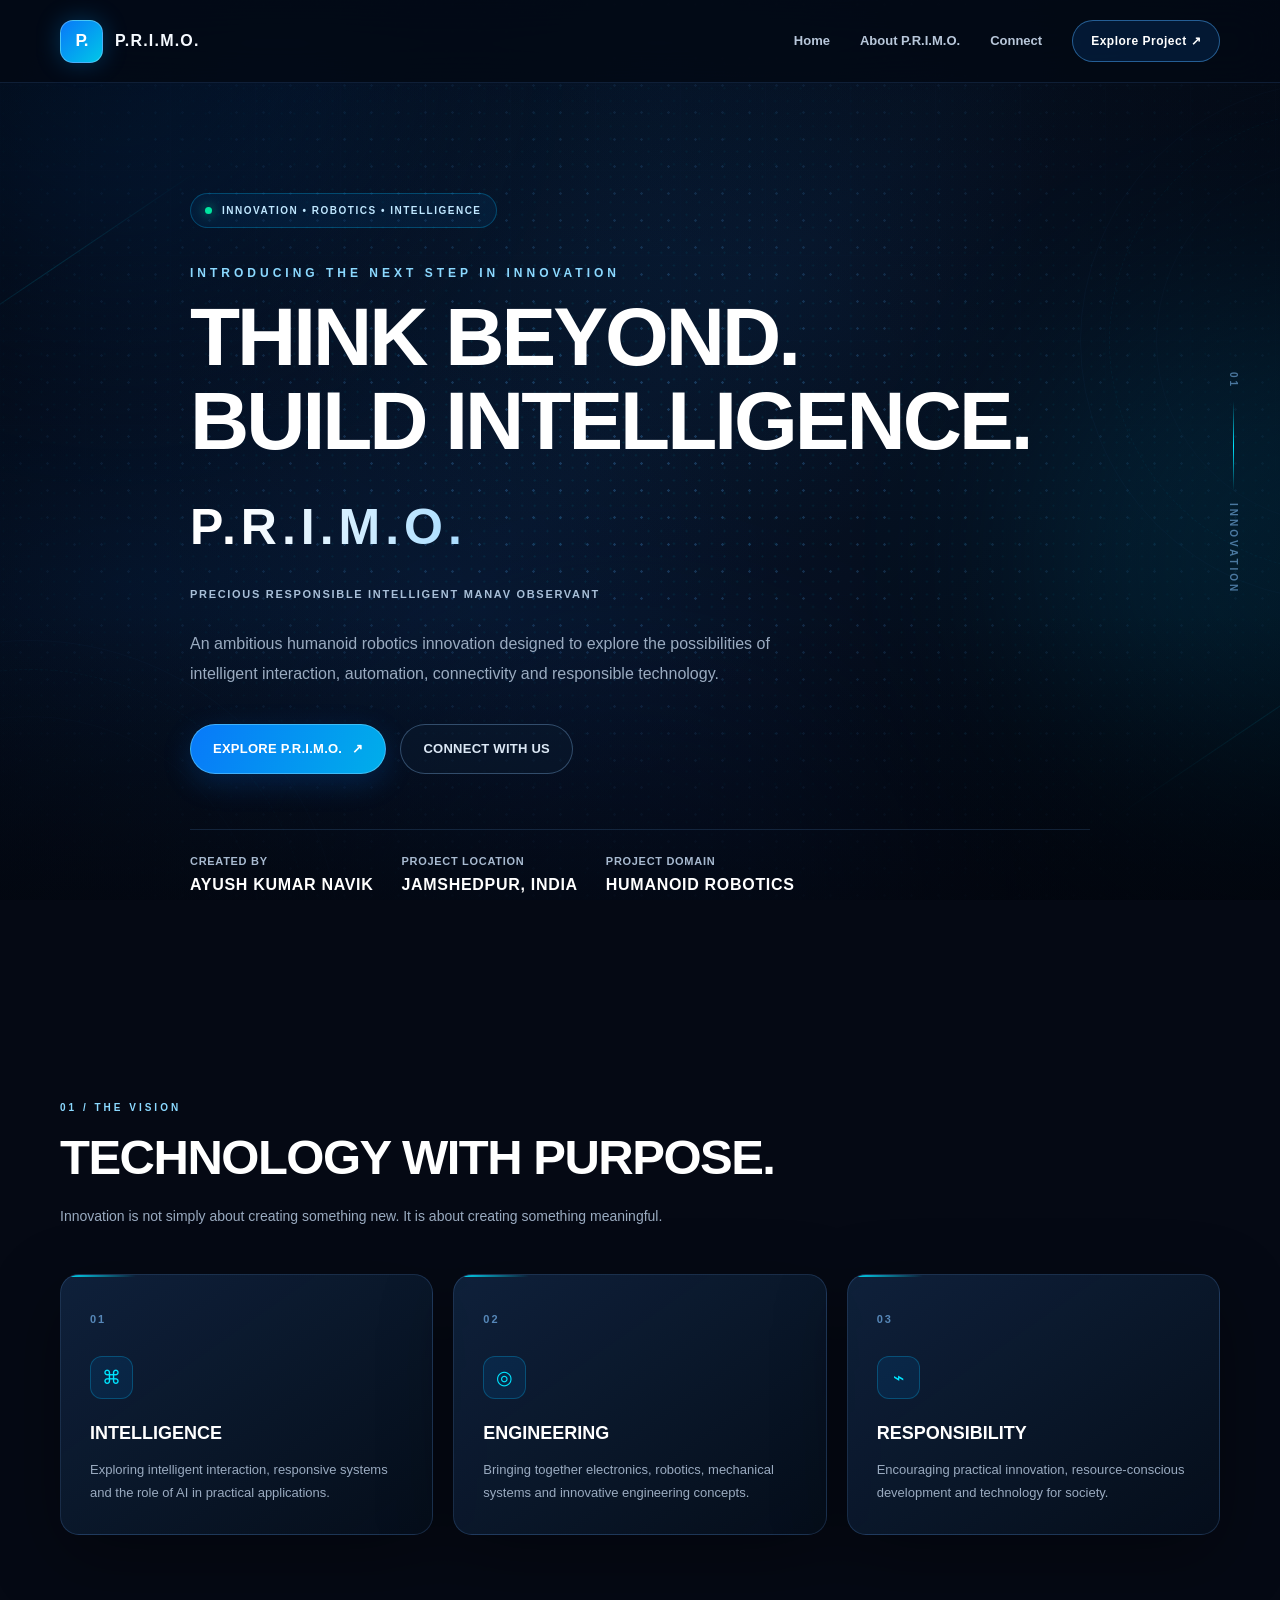
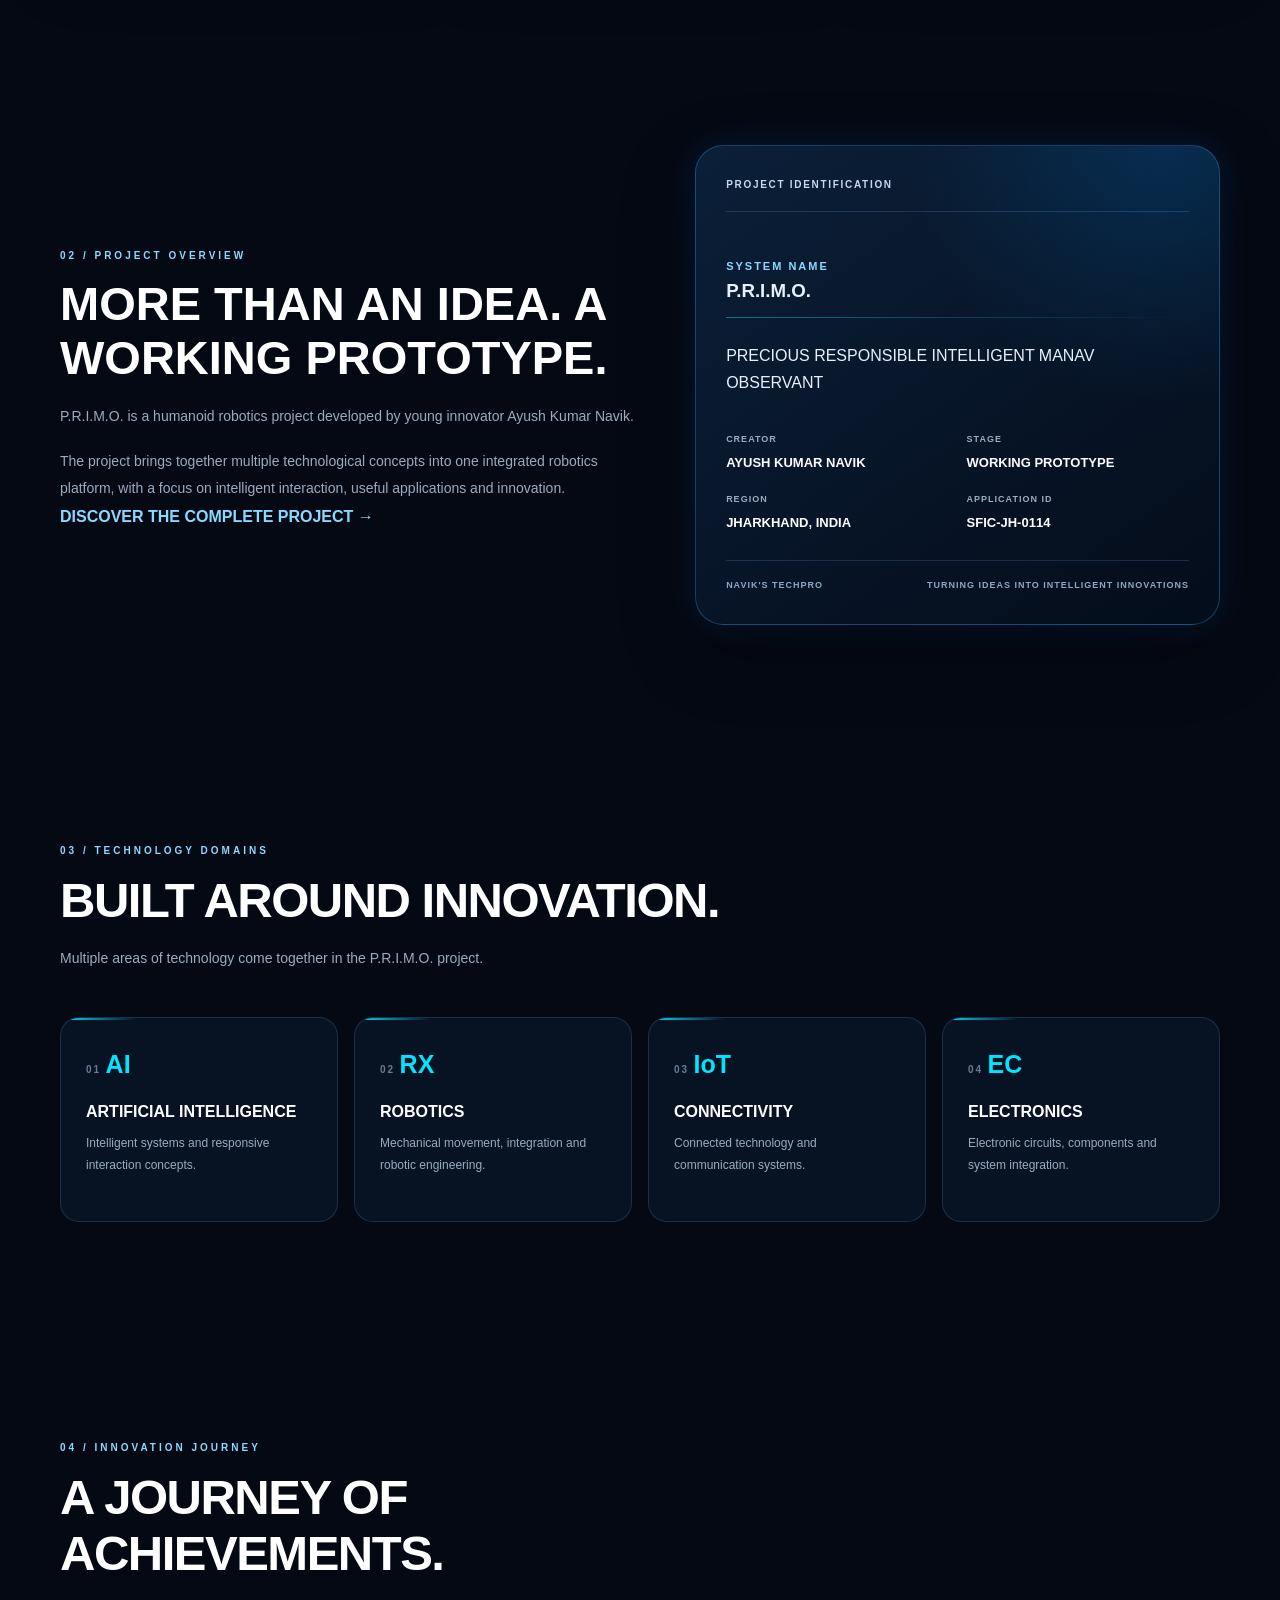
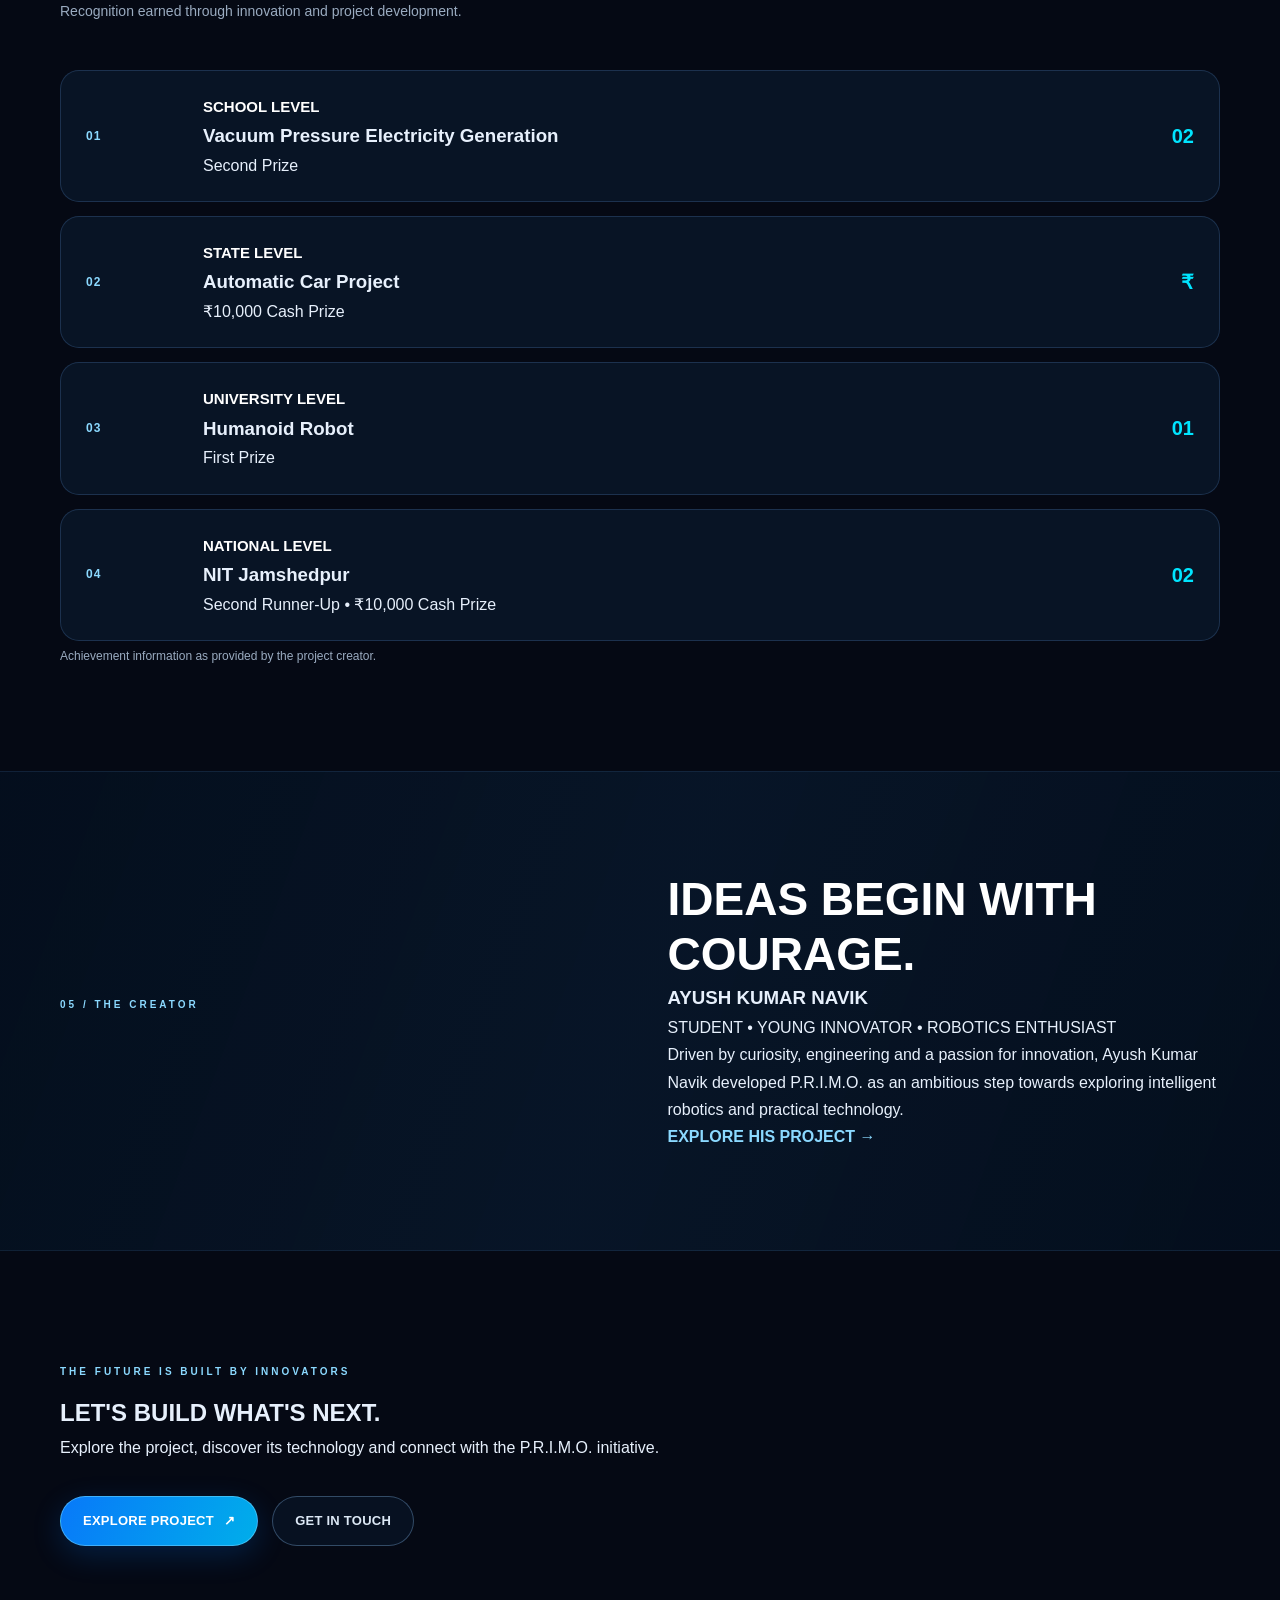
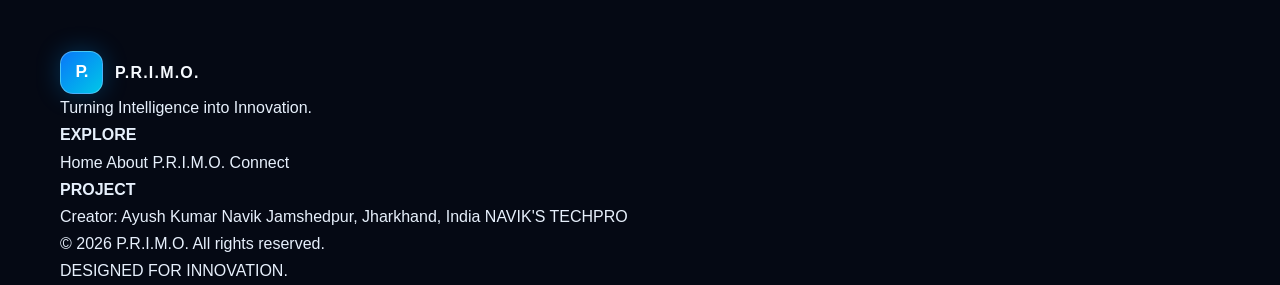
<file: index.html>
<!DOCTYPE html>
<html lang="en">
<head>
    <meta charset="UTF-8">
    <meta name="viewport" content="width=device-width, initial-scale=1.0">
    <meta name="theme-color" content="#050914">

    <title>P.R.I.M.O. | Intelligent Innovation by Ayush Kumar Navik</title>

    <meta name="description" content="Discover P.R.I.M.O. — PRECIOUS RESPONSIBLE INTELLIGENT MANAV OBSERVANT, an innovative humanoid robotics project created by Ayush Kumar Navik.">

    <meta name="keywords" content="PRIMO, P.R.I.M.O., humanoid robot, robotics, AI innovation, Ayush Kumar Navik, NAVIK'S TECHPRO">

    <link rel="stylesheet" href="style.css">
    <link rel="stylesheet" href="responsive.css">
</head>

<body>

    <!-- BACKGROUND EFFECTS -->

    <div class="background-system" aria-hidden="true">
        <div class="dot-field"></div>
        <div class="dot-field dot-field-two"></div>
        <div class="ambient-glow glow-one"></div>
        <div class="ambient-glow glow-two"></div>
        <div class="ambient-glow glow-three"></div>
        <div class="grid-overlay"></div>
        <div class="scan-line"></div>
        <div class="orbit-ring orbit-one"></div>
        <div class="orbit-ring orbit-two"></div>
        <div class="light-streak streak-one"></div>
        <div class="light-streak streak-two"></div>
        <div class="background-vignette"></div>
    </div>


    <!-- NAVIGATION -->

    <header class="site-header">
        <nav class="navbar container">

            <a href="index.html" class="brand">
                <span class="brand-symbol">P.</span>
                <span class="brand-name">P.R.I.M.O.</span>
            </a>

            <button
                class="menu-toggle"
                type="button"
                aria-label="Open navigation"
                aria-expanded="false"
                onclick="
                    const menu = document.querySelector('.nav-links');
                    const open = menu.classList.toggle('menu-open');
                    this.setAttribute('aria-expanded', open);
                ">
                <span></span>
                <span></span>
                <span></span>
            </button>

            <div class="nav-links">
                <a href="index.html" class="nav-link active">Home</a>
                <a href="details-about-primo.html" class="nav-link">About P.R.I.M.O.</a>
                <a href="connect.html" class="nav-link">Connect</a>
                <a href="details-about-primo.html" class="nav-cta">
                    Explore Project <span>↗</span>
                </a>
            </div>

        </nav>
    </header>


    <main>

        <!-- HERO SECTION -->

        <section class="hero-section">

            <div class="hero-content container">

                <div class="status-label">
                    <span class="status-dot"></span>
                    INNOVATION • ROBOTICS • INTELLIGENCE
                </div>

                <p class="hero-pretitle">
                    INTRODUCING THE NEXT STEP IN INNOVATION
                </p>

                <h1 class="hero-title">
                    THINK BEYOND.<br>
                    <span>BUILD INTELLIGENCE.</span>
                </h1>

                <div class="hero-divider"></div>

                <h2 class="project-name">
                    P.R.I.M.O.
                </h2>

                <p class="project-full-form">
                    PRECIOUS RESPONSIBLE INTELLIGENT
                    MANAV OBSERVANT
                </p>

                <p class="hero-description">
                    An ambitious humanoid robotics innovation
                    designed to explore the possibilities of
                    intelligent interaction, automation,
                    connectivity and responsible technology.
                </p>

                <div class="hero-actions">
                    <a href="details-about-primo.html" class="button button-primary">
                        EXPLORE P.R.I.M.O. <span>↗</span>
                    </a>

                    <a href="connect.html" class="button button-outline">
                        CONNECT WITH US
                    </a>
                </div>

                <div class="hero-bottom-info">
                    <div>
                        <span class="info-label">CREATED BY</span>
                        <strong>AYUSH KUMAR NAVIK</strong>
                    </div>

                    <div>
                        <span class="info-label">PROJECT LOCATION</span>
                        <strong>JAMSHEDPUR, INDIA</strong>
                    </div>

                    <div>
                        <span class="info-label">PROJECT DOMAIN</span>
                        <strong>HUMANOID ROBOTICS</strong>
                    </div>
                </div>

            </div>

            <div class="hero-side-mark" aria-hidden="true">
                <span>01</span>
                <span class="side-line"></span>
                <span>INNOVATION</span>
            </div>

        </section>


        <!-- INTRODUCTION -->

        <section class="intro-section section-padding">

            <div class="container">

                <div class="section-heading">
                    <span class="section-eyebrow">01 / THE VISION</span>

                    <h2>
                        TECHNOLOGY WITH
                        <span>PURPOSE.</span>
                    </h2>

                    <p>
                        Innovation is not simply about creating
                        something new. It is about creating
                        something meaningful.
                    </p>
                </div>

                <div class="intro-grid">

                    <article class="intro-card">
                        <span class="card-number">01</span>
                        <div class="card-icon">⌘</div>
                        <h3>INTELLIGENCE</h3>
                        <p>
                            Exploring intelligent interaction,
                            responsive systems and the role of
                            AI in practical applications.
                        </p>
                    </article>

                    <article class="intro-card">
                        <span class="card-number">02</span>
                        <div class="card-icon">◎</div>
                        <h3>ENGINEERING</h3>
                        <p>
                            Bringing together electronics,
                            robotics, mechanical systems and
                            innovative engineering concepts.
                        </p>
                    </article>

                    <article class="intro-card">
                        <span class="card-number">03</span>
                        <div class="card-icon">⌁</div>
                        <h3>RESPONSIBILITY</h3>
                        <p>
                            Encouraging practical innovation,
                            resource-conscious development
                            and technology for society.
                        </p>
                    </article>

                </div>

            </div>

        </section>


        <!-- PROJECT OVERVIEW -->

        <section class="overview-section section-padding">

            <div class="container overview-container">

                <div class="overview-content">

                    <span class="section-eyebrow">
                        02 / PROJECT OVERVIEW
                    </span>

                    <h2>
                        MORE THAN AN IDEA.
                        <span>A WORKING PROTOTYPE.</span>
                    </h2>

                    <p>
                        P.R.I.M.O. is a humanoid robotics project
                        developed by young innovator
                        Ayush Kumar Navik.
                    </p>

                    <p>
                        The project brings together multiple
                        technological concepts into one
                        integrated robotics platform, with
                        a focus on intelligent interaction,
                        useful applications and innovation.
                    </p>

                    <a href="details-about-primo.html" class="text-link">
                        DISCOVER THE COMPLETE PROJECT <span>→</span>
                    </a>

                </div>

                <div class="overview-panel">

                    <div class="panel-top">
                        <span>PROJECT IDENTIFICATION</span>
                        <span class="panel-indicator"></span>
                    </div>

                    <div class="panel-main">
                        <span class="panel-small">SYSTEM NAME</span>
                        <h3>P.R.I.M.O.</h3>
                        <span class="panel-line"></span>
                        <p>
                            PRECIOUS RESPONSIBLE INTELLIGENT
                            MANAV OBSERVANT
                        </p>
                    </div>

                    <div class="panel-data">
                        <div>
                            <span>CREATOR</span>
                            <strong>AYUSH KUMAR NAVIK</strong>
                        </div>

                        <div>
                            <span>STAGE</span>
                            <strong>WORKING PROTOTYPE</strong>
                        </div>

                        <div>
                            <span>REGION</span>
                            <strong>JHARKHAND, INDIA</strong>
                        </div>

                        <div>
                            <span>APPLICATION ID</span>
                            <strong>SFIC-JH-0114</strong>
                        </div>
                    </div>

                    <div class="panel-footer">
                        NAVIK'S TECHPRO
                        <span>TURNING IDEAS INTO INTELLIGENT INNOVATIONS</span>
                    </div>

                </div>

            </div>

        </section>


        <!-- TECHNOLOGY DOMAINS -->

        <section class="domains-section section-padding">

            <div class="container">

                <div class="section-heading">
                    <span class="section-eyebrow">03 / TECHNOLOGY DOMAINS</span>

                    <h2>
                        BUILT AROUND
                        <span>INNOVATION.</span>
                    </h2>

                    <p>
                        Multiple areas of technology come together
                        in the P.R.I.M.O. project.
                    </p>
                </div>

                <div class="domains-grid">

                    <div class="domain-card">
                        <span class="domain-index">01</span>
                        <span class="domain-symbol">AI</span>
                        <h3>ARTIFICIAL INTELLIGENCE</h3>
                        <p>
                            Intelligent systems and responsive
                            interaction concepts.
                        </p>
                    </div>

                    <div class="domain-card">
                        <span class="domain-index">02</span>
                        <span class="domain-symbol">RX</span>
                        <h3>ROBOTICS</h3>
                        <p>
                            Mechanical movement, integration
                            and robotic engineering.
                        </p>
                    </div>

                    <div class="domain-card">
                        <span class="domain-index">03</span>
                        <span class="domain-symbol">IoT</span>
                        <h3>CONNECTIVITY</h3>
                        <p>
                            Connected technology and
                            communication systems.
                        </p>
                    </div>

                    <div class="domain-card">
                        <span class="domain-index">04</span>
                        <span class="domain-symbol">EC</span>
                        <h3>ELECTRONICS</h3>
                        <p>
                            Electronic circuits, components
                            and system integration.
                        </p>
                    </div>

                </div>

            </div>

        </section>


        <!-- ACHIEVEMENTS -->

        <section class="achievements-section section-padding">

            <div class="container">

                <div class="section-heading">
                    <span class="section-eyebrow">04 / INNOVATION JOURNEY</span>

                    <h2>
                        A JOURNEY OF
                        <span>ACHIEVEMENTS.</span>
                    </h2>

                    <p>
                        Recognition earned through innovation
                        and project development.
                    </p>
                </div>

                <div class="achievement-list">

                    <article class="achievement-item">
                        <span class="achievement-level">01</span>
                        <div>
                            <span class="achievement-category">SCHOOL LEVEL</span>
                            <h3>Vacuum Pressure Electricity Generation</h3>
                            <p>Second Prize</p>
                        </div>
                        <span class="achievement-mark">02</span>
                    </article>

                    <article class="achievement-item">
                        <span class="achievement-level">02</span>
                        <div>
                            <span class="achievement-category">STATE LEVEL</span>
                            <h3>Automatic Car Project</h3>
                            <p>₹10,000 Cash Prize</p>
                        </div>
                        <span class="achievement-mark">₹</span>
                    </article>

                    <article class="achievement-item">
                        <span class="achievement-level">03</span>
                        <div>
                            <span class="achievement-category">UNIVERSITY LEVEL</span>
                            <h3>Humanoid Robot</h3>
                            <p>First Prize</p>
                        </div>
                        <span class="achievement-mark">01</span>
                    </article>

                    <article class="achievement-item">
                        <span class="achievement-level">04</span>
                        <div>
                            <span class="achievement-category">NATIONAL LEVEL</span>
                            <h3>NIT Jamshedpur</h3>
                            <p>Second Runner-Up • ₹10,000 Cash Prize</p>
                        </div>
                        <span class="achievement-mark">02</span>
                    </article>

                </div>

                <p class="achievement-note">
                    Achievement information as provided by the project creator.
                </p>

            </div>

        </section>


        <!-- CREATOR SECTION -->

        <section class="creator-section section-padding">

            <div class="container creator-container">

                <div class="creator-label">
                    <span class="section-eyebrow">05 / THE CREATOR</span>
                    <span class="creator-line"></span>
                </div>

                <div class="creator-content">

                    <h2>
                        IDEAS BEGIN WITH
                        <span>COURAGE.</span>
                    </h2>

                    <h3>AYUSH KUMAR NAVIK</h3>

                    <p class="creator-role">
                        STUDENT • YOUNG INNOVATOR • ROBOTICS ENTHUSIAST
                    </p>

                    <p>
                        Driven by curiosity, engineering and
                        a passion for innovation, Ayush Kumar
                        Navik developed P.R.I.M.O. as an ambitious
                        step towards exploring intelligent
                        robotics and practical technology.
                    </p>

                    <a href="details-about-primo.html" class="text-link">
                        EXPLORE HIS PROJECT <span>→</span>
                    </a>

                </div>

            </div>

        </section>


        <!-- FINAL CALL TO ACTION -->

        <section class="final-cta-section section-padding">

            <div class="container final-cta">

                <span class="section-eyebrow">
                    THE FUTURE IS BUILT BY INNOVATORS
                </span>

                <h2>
                    LET'S BUILD
                    <span>WHAT'S NEXT.</span>
                </h2>

                <p>
                    Explore the project, discover its technology
                    and connect with the P.R.I.M.O. initiative.
                </p>

                <div class="hero-actions">
                    <a href="details-about-primo.html" class="button button-primary">
                        EXPLORE PROJECT <span>↗</span>
                    </a>

                    <a href="connect.html" class="button button-outline">
                        GET IN TOUCH
                    </a>
                </div>

            </div>

        </section>

    </main>


    <!-- FOOTER -->

    <footer class="site-footer">

        <div class="container footer-main">

            <div class="footer-brand">
                <a href="index.html" class="brand">
                    <span class="brand-symbol">P.</span>
                    <span class="brand-name">P.R.I.M.O.</span>
                </a>

                <p>
                    Turning Intelligence into Innovation.
                </p>
            </div>

            <div class="footer-links">
                <h4>EXPLORE</h4>
                <a href="index.html">Home</a>
                <a href="details-about-primo.html">About P.R.I.M.O.</a>
                <a href="connect.html">Connect</a>
            </div>

            <div class="footer-links">
                <h4>PROJECT</h4>
                <span>Creator: Ayush Kumar Navik</span>
                <span>Jamshedpur, Jharkhand, India</span>
                <span>NAVIK'S TECHPRO</span>
            </div>

        </div>

        <div class="footer-bottom container">
            <p>
                © 2026 P.R.I.M.O. All rights reserved.
            </p>

            <p>
                DESIGNED FOR INNOVATION.
            </p>
        </div>

    </footer>

</body>
</html>
</file>
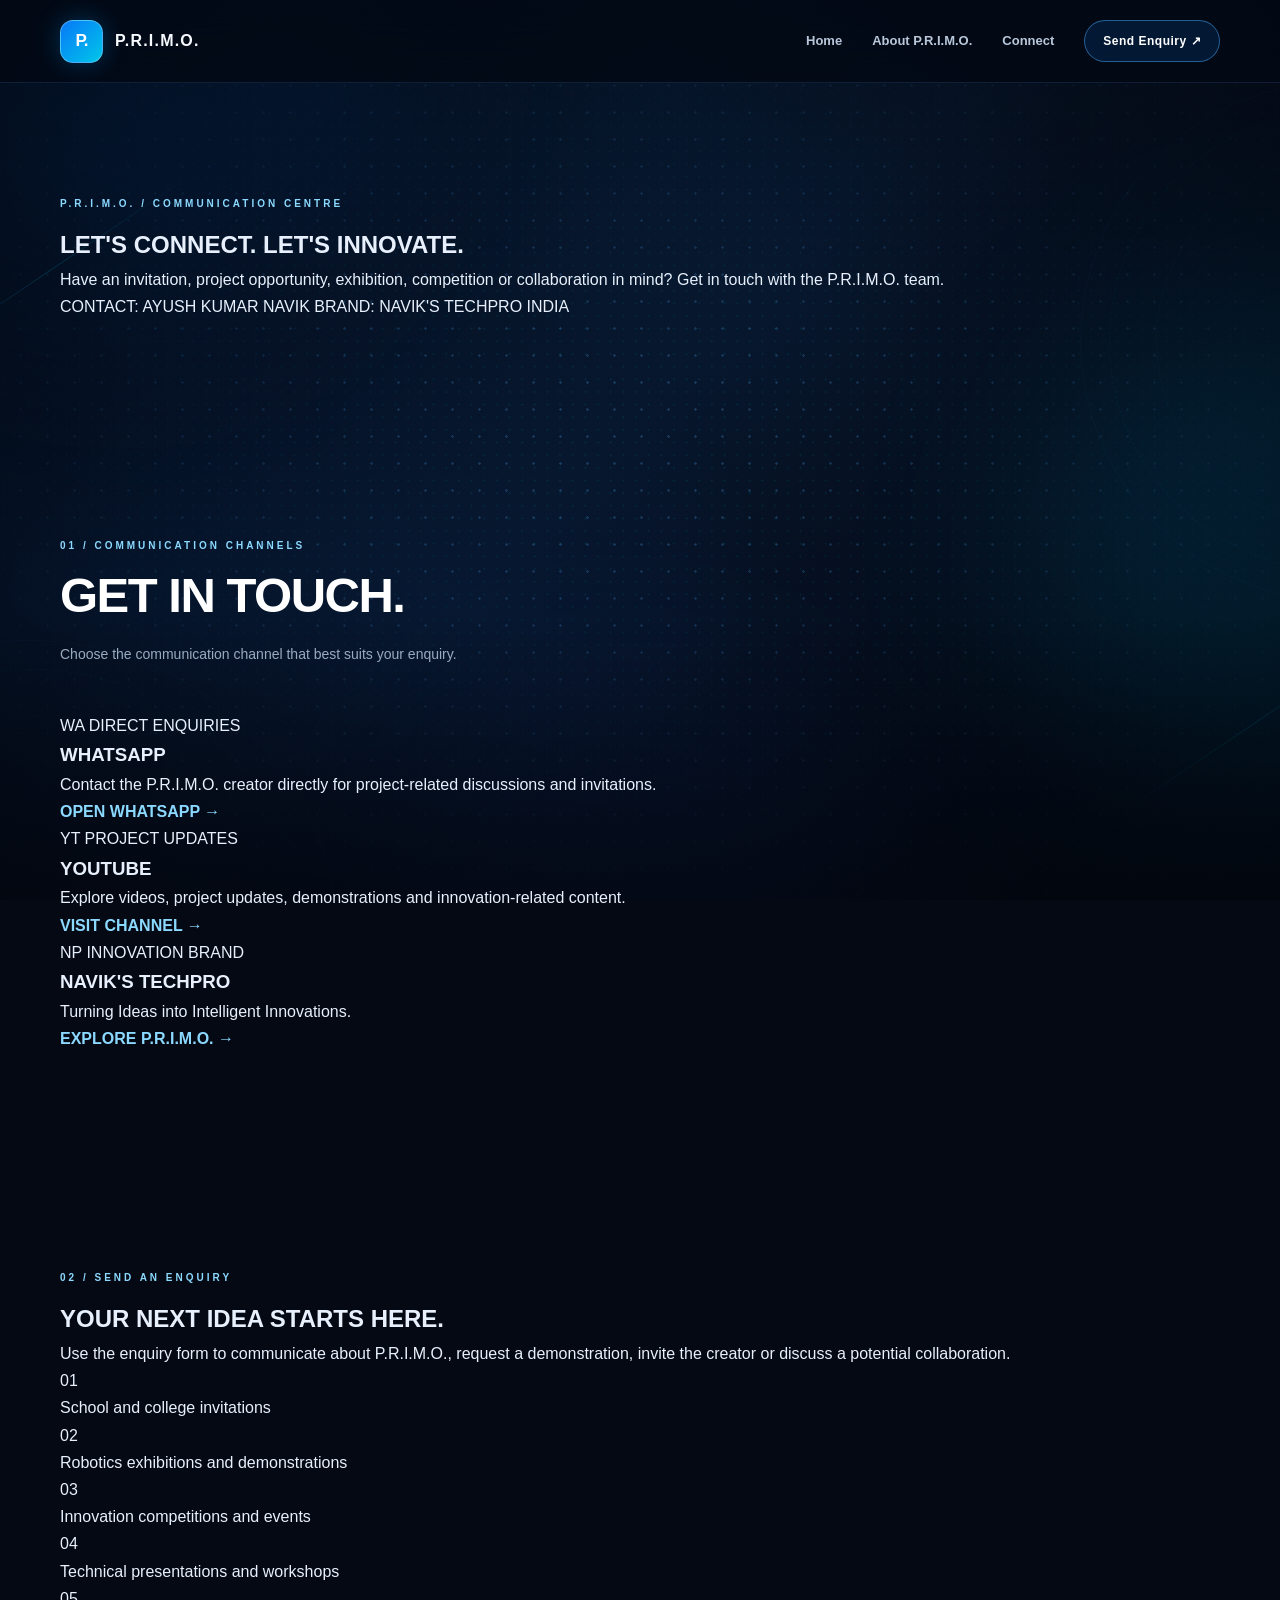
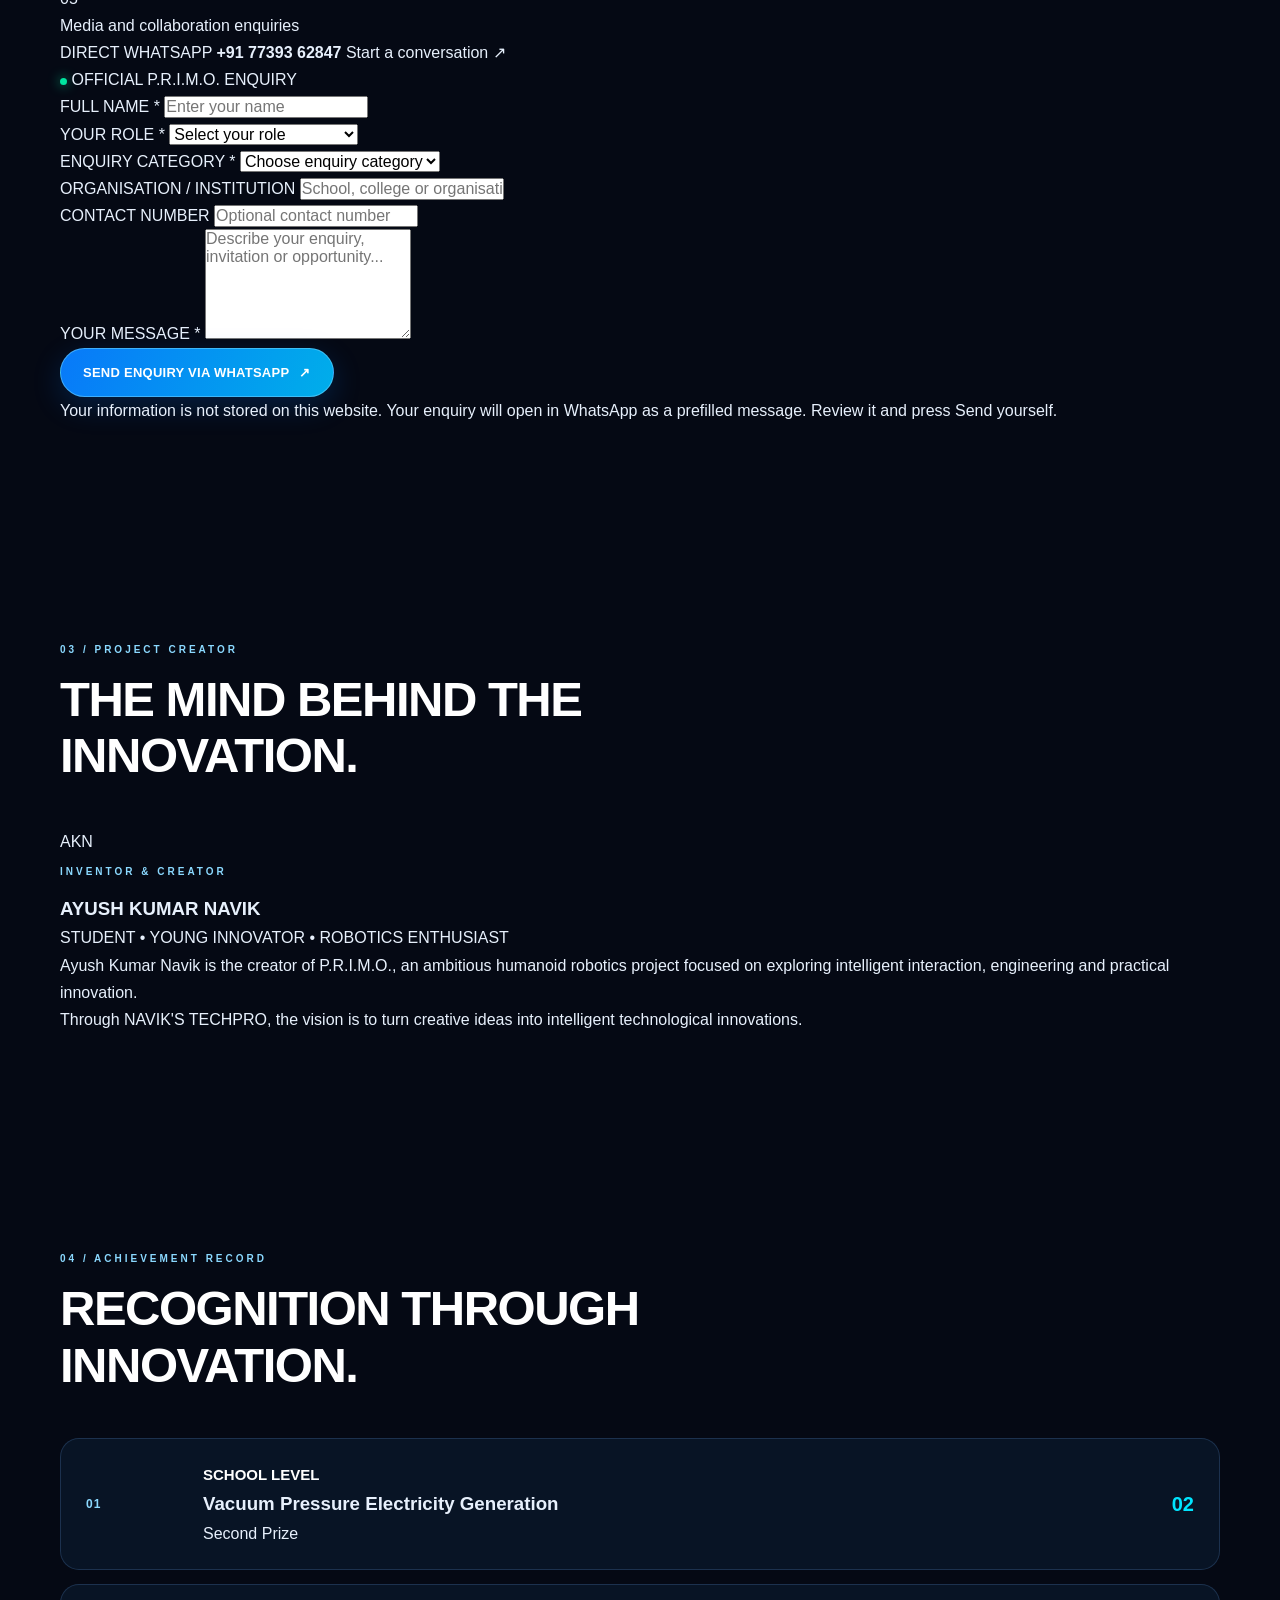
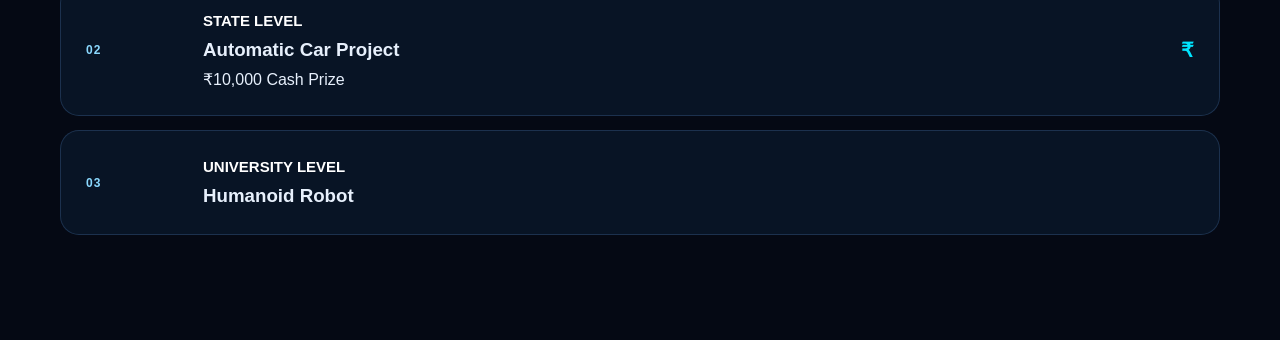
<file: connect.html>
<!DOCTYPE html>
<html lang="en">
<head>
    <meta charset="UTF-8">
    <meta name="viewport" content="width=device-width, initial-scale=1.0">
    <meta name="theme-color" content="#050914">

    <title>Connect | P.R.I.M.O. by Ayush Kumar Navik</title>

    <meta name="description" content="Connect with P.R.I.M.O. creator Ayush Kumar Navik for robotics exhibitions, school invitations, innovation events, collaborations and technical presentations.">

    <link rel="stylesheet" href="style.css">
    <link rel="stylesheet" href="responsive.css">
</head>

<body>

    <!-- FUTURISTIC BACKGROUND -->

    <div class="background-system" aria-hidden="true">
        <div class="dot-field"></div>
        <div class="dot-field dot-field-two"></div>
        <div class="ambient-glow glow-one"></div>
        <div class="ambient-glow glow-two"></div>
        <div class="ambient-glow glow-three"></div>
        <div class="grid-overlay"></div>
        <div class="scan-line"></div>
        <div class="orbit-ring orbit-one"></div>
        <div class="orbit-ring orbit-two"></div>
        <div class="light-streak streak-one"></div>
        <div class="light-streak streak-two"></div>
        <div class="background-vignette"></div>
    </div>


    <!-- HEADER -->

    <header class="site-header">

        <nav class="navbar container">

            <a href="index.html" class="brand">
                <span class="brand-symbol">P.</span>
                <span class="brand-name">P.R.I.M.O.</span>
            </a>

            <button
                class="menu-toggle"
                type="button"
                aria-label="Open navigation"
                aria-expanded="false"
                onclick="
                    const menu = document.querySelector('.nav-links');
                    const open = menu.classList.toggle('menu-open');
                    this.setAttribute('aria-expanded', open);
                ">
                <span></span>
                <span></span>
                <span></span>
            </button>

            <div class="nav-links">
                <a href="index.html" class="nav-link">Home</a>
                <a href="details-about-primo.html" class="nav-link">About P.R.I.M.O.</a>
                <a href="connect.html" class="nav-link active">Connect</a>
                <a href="#contact-form" class="nav-cta">
                    Send Enquiry <span>↗</span>
                </a>
            </div>

        </nav>

    </header>


    <main>

        <!-- CONTACT HERO -->

        <section class="page-hero section-padding">

            <div class="container">

                <span class="section-eyebrow">
                    P.R.I.M.O. / COMMUNICATION CENTRE
                </span>

                <h1 class="page-title">
                    LET'S CONNECT.
                    <span>LET'S INNOVATE.</span>
                </h1>

                <p class="page-description">
                    Have an invitation, project opportunity,
                    exhibition, competition or collaboration
                    in mind? Get in touch with the P.R.I.M.O. team.
                </p>

                <div class="page-meta">
                    <span>CONTACT: AYUSH KUMAR NAVIK</span>
                    <span>BRAND: NAVIK'S TECHPRO</span>
                    <span>INDIA</span>
                </div>

            </div>

        </section>


        <!-- CONTACT CHANNELS -->

        <section class="section-padding">

            <div class="container">

                <div class="section-heading">

                    <span class="section-eyebrow">
                        01 / COMMUNICATION CHANNELS
                    </span>

                    <h2>
                        GET IN <span>TOUCH.</span>
                    </h2>

                    <p>
                        Choose the communication channel
                        that best suits your enquiry.
                    </p>

                </div>

                <div class="contact-grid">

                    <article class="contact-card">

                        <span class="contact-symbol">WA</span>

                        <span class="contact-label">DIRECT ENQUIRIES</span>

                        <h3>WHATSAPP</h3>

                        <p>
                            Contact the P.R.I.M.O. creator
                            directly for project-related
                            discussions and invitations.
                        </p>

                        <a
                            href="https://wa.me/917739362847"
                            target="_blank"
                            rel="noopener noreferrer"
                            class="text-link">
                            OPEN WHATSAPP →
                        </a>

                    </article>


                    <article class="contact-card">

                        <span class="contact-symbol">YT</span>

                        <span class="contact-label">PROJECT UPDATES</span>

                        <h3>YOUTUBE</h3>

                        <p>
                            Explore videos, project updates,
                            demonstrations and innovation-related
                            content.
                        </p>

                        <a
                            href="https://youtube.com/@ayushkumarnavik-k2j"
                            target="_blank"
                            rel="noopener noreferrer"
                            class="text-link">
                            VISIT CHANNEL →
                        </a>

                    </article>


                    <article class="contact-card">

                        <span class="contact-symbol">NP</span>

                        <span class="contact-label">INNOVATION BRAND</span>

                        <h3>NAVIK'S TECHPRO</h3>

                        <p>
                            Turning Ideas into Intelligent
                            Innovations.
                        </p>

                        <a href="index.html" class="text-link">
                            EXPLORE P.R.I.M.O. →
                        </a>

                    </article>

                </div>

            </div>

        </section>


        <!-- ENQUIRY FORM -->

        <section class="section-padding" id="contact-form">

            <div class="container enquiry-layout">

                <div class="enquiry-information">

                    <span class="section-eyebrow">
                        02 / SEND AN ENQUIRY
                    </span>

                    <h2>
                        YOUR NEXT
                        <span>IDEA STARTS HERE.</span>
                    </h2>

                    <p>
                        Use the enquiry form to communicate
                        about P.R.I.M.O., request a demonstration,
                        invite the creator or discuss a potential
                        collaboration.
                    </p>

                    <div class="enquiry-points">

                        <div>
                            <span>01</span>
                            <p>School and college invitations</p>
                        </div>

                        <div>
                            <span>02</span>
                            <p>Robotics exhibitions and demonstrations</p>
                        </div>

                        <div>
                            <span>03</span>
                            <p>Innovation competitions and events</p>
                        </div>

                        <div>
                            <span>04</span>
                            <p>Technical presentations and workshops</p>
                        </div>

                        <div>
                            <span>05</span>
                            <p>Media and collaboration enquiries</p>
                        </div>

                    </div>

                    <div class="contact-direct">

                        <span class="contact-label">
                            DIRECT WHATSAPP
                        </span>

                        <strong>+91 77393 62847</strong>

                        <a
                            href="https://wa.me/917739362847"
                            target="_blank"
                            rel="noopener noreferrer">
                            Start a conversation ↗
                        </a>

                    </div>

                </div>


                <!-- FORM -->

                <div class="enquiry-form-panel">

                    <div class="form-heading">
                        <span class="form-status-dot"></span>
                        <span>OFFICIAL P.R.I.M.O. ENQUIRY</span>
                    </div>

                    <form
                        id="contactForm"
                        action="https://wa.me/917739362847"
                        method="get"
                        target="_blank">

                        <div class="form-row">

                            <div class="form-group">

                                <label for="visitorName">
                                    FULL NAME *
                                </label>

                                <input
                                    type="text"
                                    id="visitorName"
                                    name="name"
                                    placeholder="Enter your name"
                                    maxlength="80"
                                    autocomplete="name"
                                    required>

                            </div>


                            <div class="form-group">

                                <label for="visitorRole">
                                    YOUR ROLE *
                                </label>

                                <select
                                    id="visitorRole"
                                    name="role"
                                    required>

                                    <option value="">
                                        Select your role
                                    </option>

                                    <option value="Student">Student</option>
                                    <option value="Teacher">Teacher</option>
                                    <option value="School Representative">School Representative</option>
                                    <option value="College Representative">College Representative</option>
                                    <option value="Event Organiser">Event Organiser</option>
                                    <option value="Judge">Judge</option>
                                    <option value="Media Representative">Media Representative</option>
                                    <option value="Collaborator">Collaborator</option>
                                    <option value="Other">Other</option>

                                </select>

                            </div>

                        </div>


                        <div class="form-group">

                            <label for="enquiryType">
                                ENQUIRY CATEGORY *
                            </label>

                            <select
                                id="enquiryType"
                                name="enquiry"
                                required>

                                <option value="">
                                    Choose enquiry category
                                </option>

                                <option value="School Invitation">
                                    School Invitation
                                </option>

                                <option value="College Invitation">
                                    College Invitation
                                </option>

                                <option value="Robotics Exhibition">
                                    Robotics Exhibition
                                </option>

                                <option value="Competition Invitation">
                                    Competition Invitation
                                </option>

                                <option value="Project Demonstration">
                                    Project Demonstration
                                </option>

                                <option value="Technical Presentation">
                                    Technical Presentation
                                </option>

                                <option value="Workshop">
                                    Workshop
                                </option>

                                <option value="Media Interview">
                                    Media Interview
                                </option>

                                <option value="Collaboration">
                                    Collaboration
                                </option>

                                <option value="General Enquiry">
                                    General Enquiry
                                </option>

                            </select>

                        </div>


                        <div class="form-group">

                            <label for="organisation">
                                ORGANISATION / INSTITUTION
                            </label>

                            <input
                                type="text"
                                id="organisation"
                                name="organisation"
                                placeholder="School, college or organisation"
                                maxlength="120">

                        </div>


                        <div class="form-group">

                            <label for="visitorPhone">
                                CONTACT NUMBER
                            </label>

                            <input
                                type="tel"
                                id="visitorPhone"
                                name="phone"
                                placeholder="Optional contact number"
                                maxlength="20"
                                autocomplete="tel">

                        </div>


                        <div class="form-group">

                            <label for="visitorMessage">
                                YOUR MESSAGE *
                            </label>

                            <textarea
                                id="visitorMessage"
                                name="message"
                                rows="6"
                                maxlength="2000"
                                placeholder="Describe your enquiry, invitation or opportunity..."
                                required></textarea>

                        </div>


                        <button
                            type="submit"
                            class="button button-primary form-submit">

                            SEND ENQUIRY VIA WHATSAPP
                            <span>↗</span>

                        </button>


                        <p
                            id="formStatus"
                            class="form-status"
                            role="status"
                            aria-live="polite">

                        </p>

                        <p class="form-privacy">
                            Your information is not stored on this
                            website. Your enquiry will open in
                            WhatsApp as a prefilled message.
                            Review it and press Send yourself.
                        </p>

                    </form>

                </div>

            </div>

        </section>


        <!-- CREATOR PROFILE -->

        <section class="section-padding">

            <div class="container">

                <div class="section-heading">

                    <span class="section-eyebrow">
                        03 / PROJECT CREATOR
                    </span>

                    <h2>
                        THE MIND BEHIND
                        <span>THE INNOVATION.</span>
                    </h2>

                </div>

                <div class="creator-profile-card">

                    <div class="creator-profile-heading">

                        <span class="profile-symbol">AKN</span>

                        <div>
                            <span class="section-eyebrow">
                                INVENTOR & CREATOR
                            </span>

                            <h3>AYUSH KUMAR NAVIK</h3>

                            <p>
                                STUDENT • YOUNG INNOVATOR •
                                ROBOTICS ENTHUSIAST
                            </p>
                        </div>

                    </div>

                    <div class="creator-profile-description">

                        <p>
                            Ayush Kumar Navik is the creator of
                            P.R.I.M.O., an ambitious humanoid
                            robotics project focused on exploring
                            intelligent interaction, engineering
                            and practical innovation.
                        </p>

                        <p>
                            Through NAVIK'S TECHPRO, the vision
                            is to turn creative ideas into
                            intelligent technological innovations.
                        </p>

                    </div>

                </div>

            </div>

        </section>


        <!-- ACHIEVEMENTS -->

        <section class="section-padding">

            <div class="container">

                <div class="section-heading">

                    <span class="section-eyebrow">
                        04 / ACHIEVEMENT RECORD
                    </span>

                    <h2>
                        RECOGNITION THROUGH
                        <span>INNOVATION.</span>
                    </h2>

                </div>

                <div class="achievement-list">

                    <article class="achievement-item">

                        <span class="achievement-level">01</span>

                        <div>
                            <span class="achievement-category">
                                SCHOOL LEVEL
                            </span>

                            <h3>
                                Vacuum Pressure Electricity Generation
                            </h3>

                            <p>Second Prize</p>
                        </div>

                        <span class="achievement-mark">02</span>

                    </article>


                    <article class="achievement-item">

                        <span class="achievement-level">02</span>

                        <div>
                            <span class="achievement-category">
                                STATE LEVEL
                            </span>

                            <h3>Automatic Car Project</h3>

                            <p>₹10,000 Cash Prize</p>
                        </div>

                        <span class="achievement-mark">₹</span>

                    </article>


                    <article class="achievement-item">

                        <span class="achievement-level">03</span>

                        <div>
                            <span class="achievement-category">
                                UNIVERSITY LEVEL
                            </span>

                            <h3>Humanoid Robot</h3>
</file>
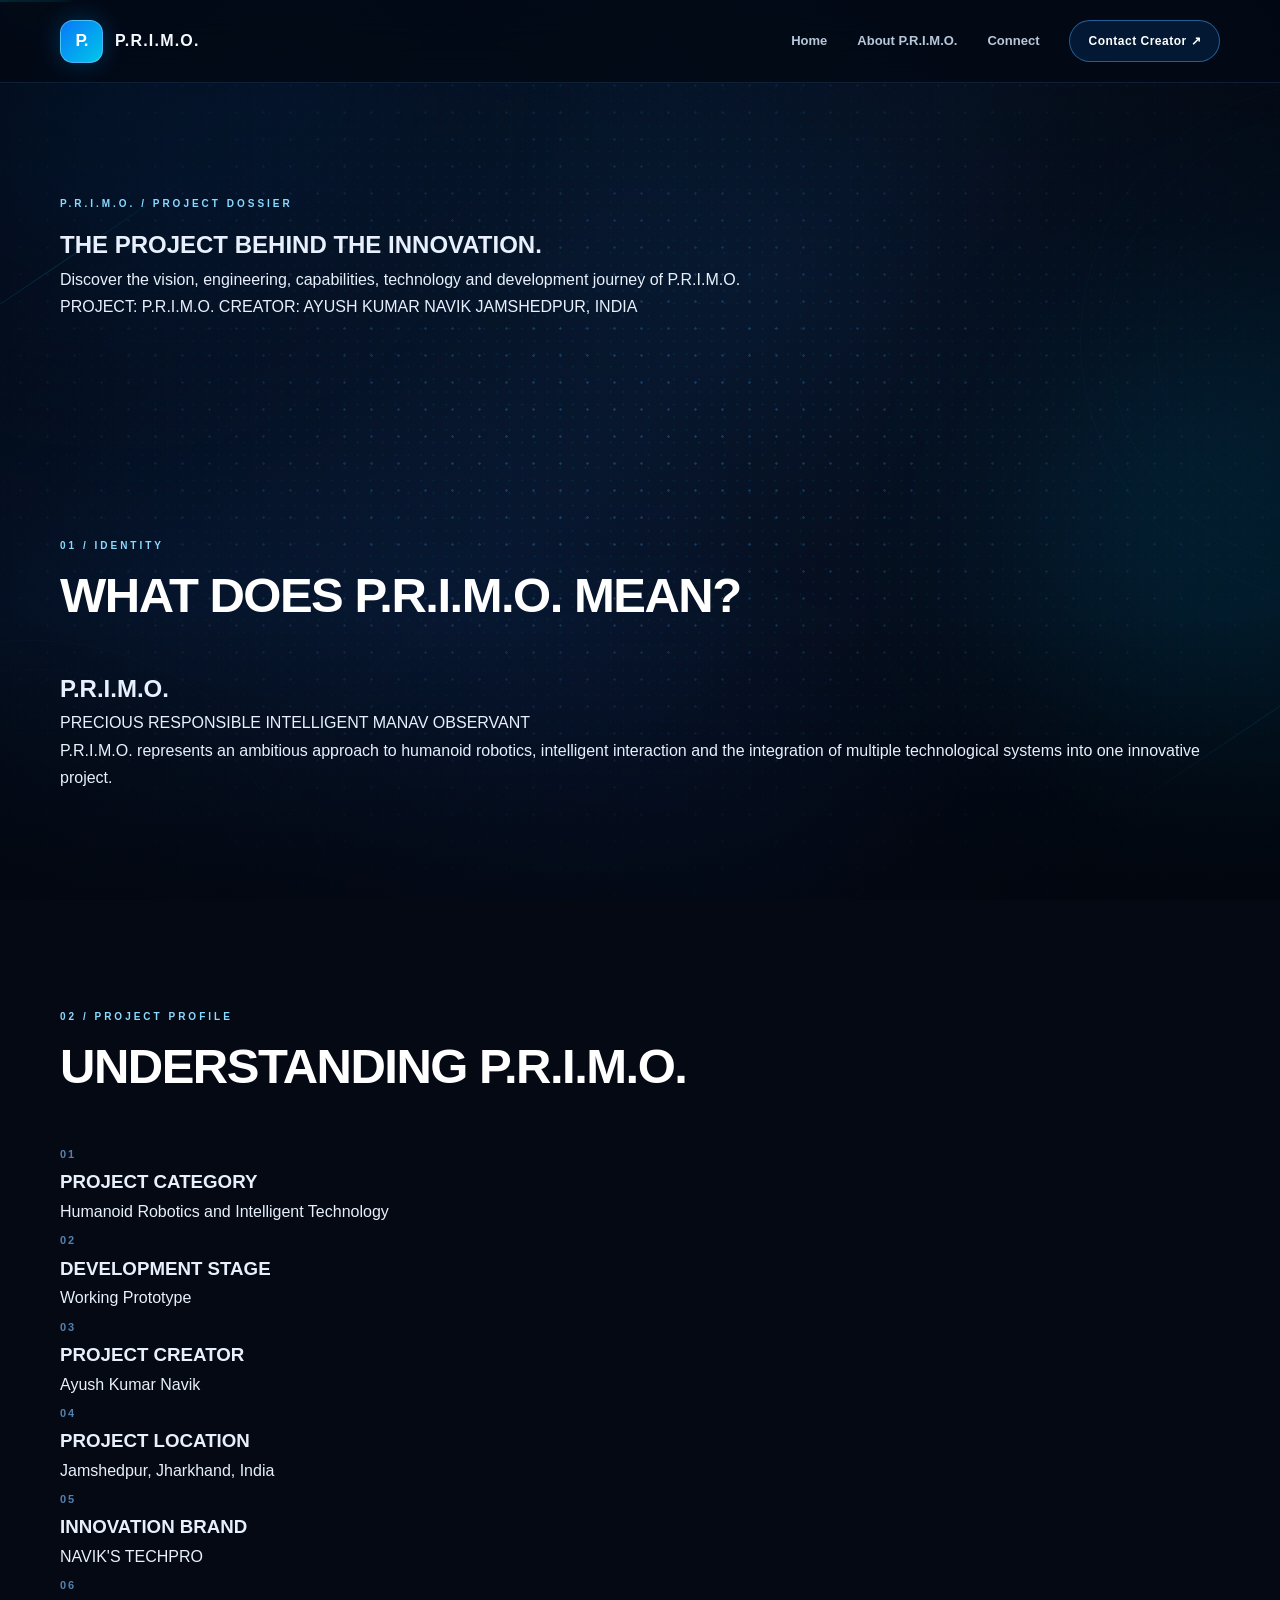
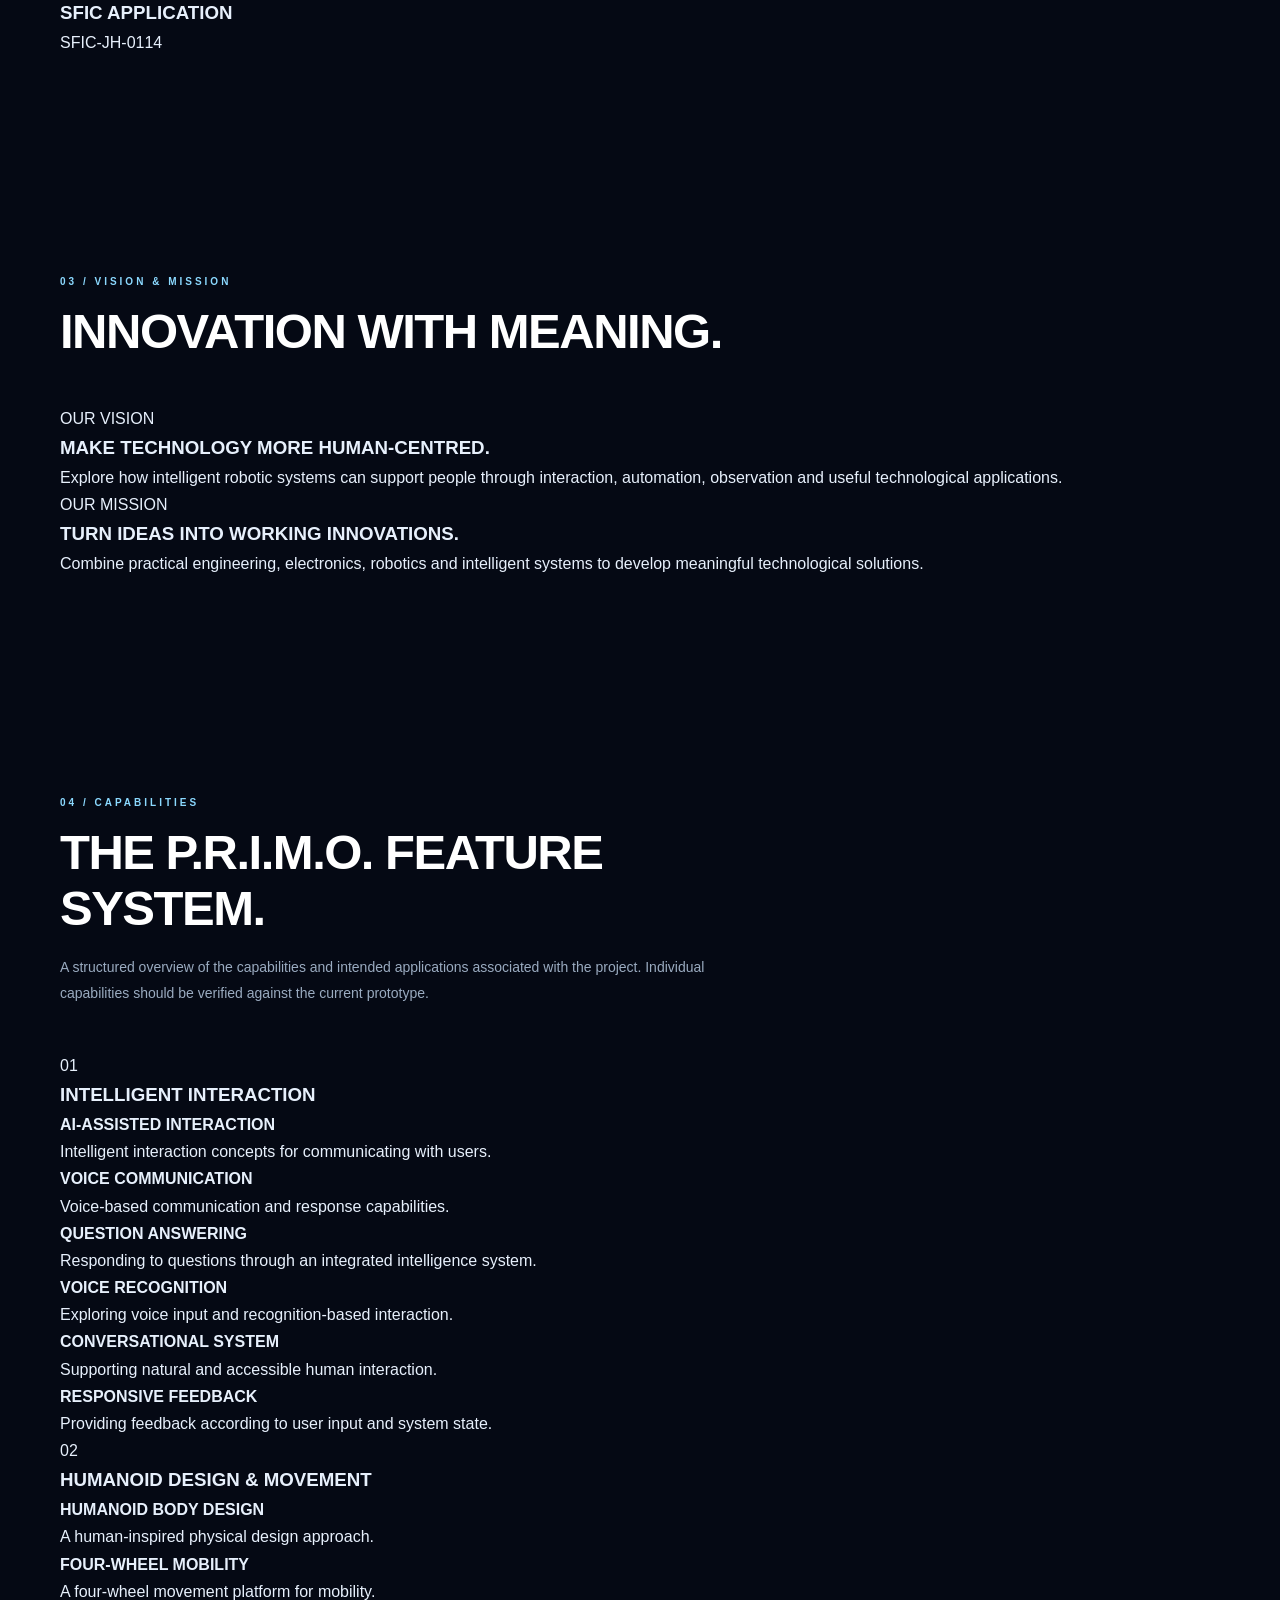
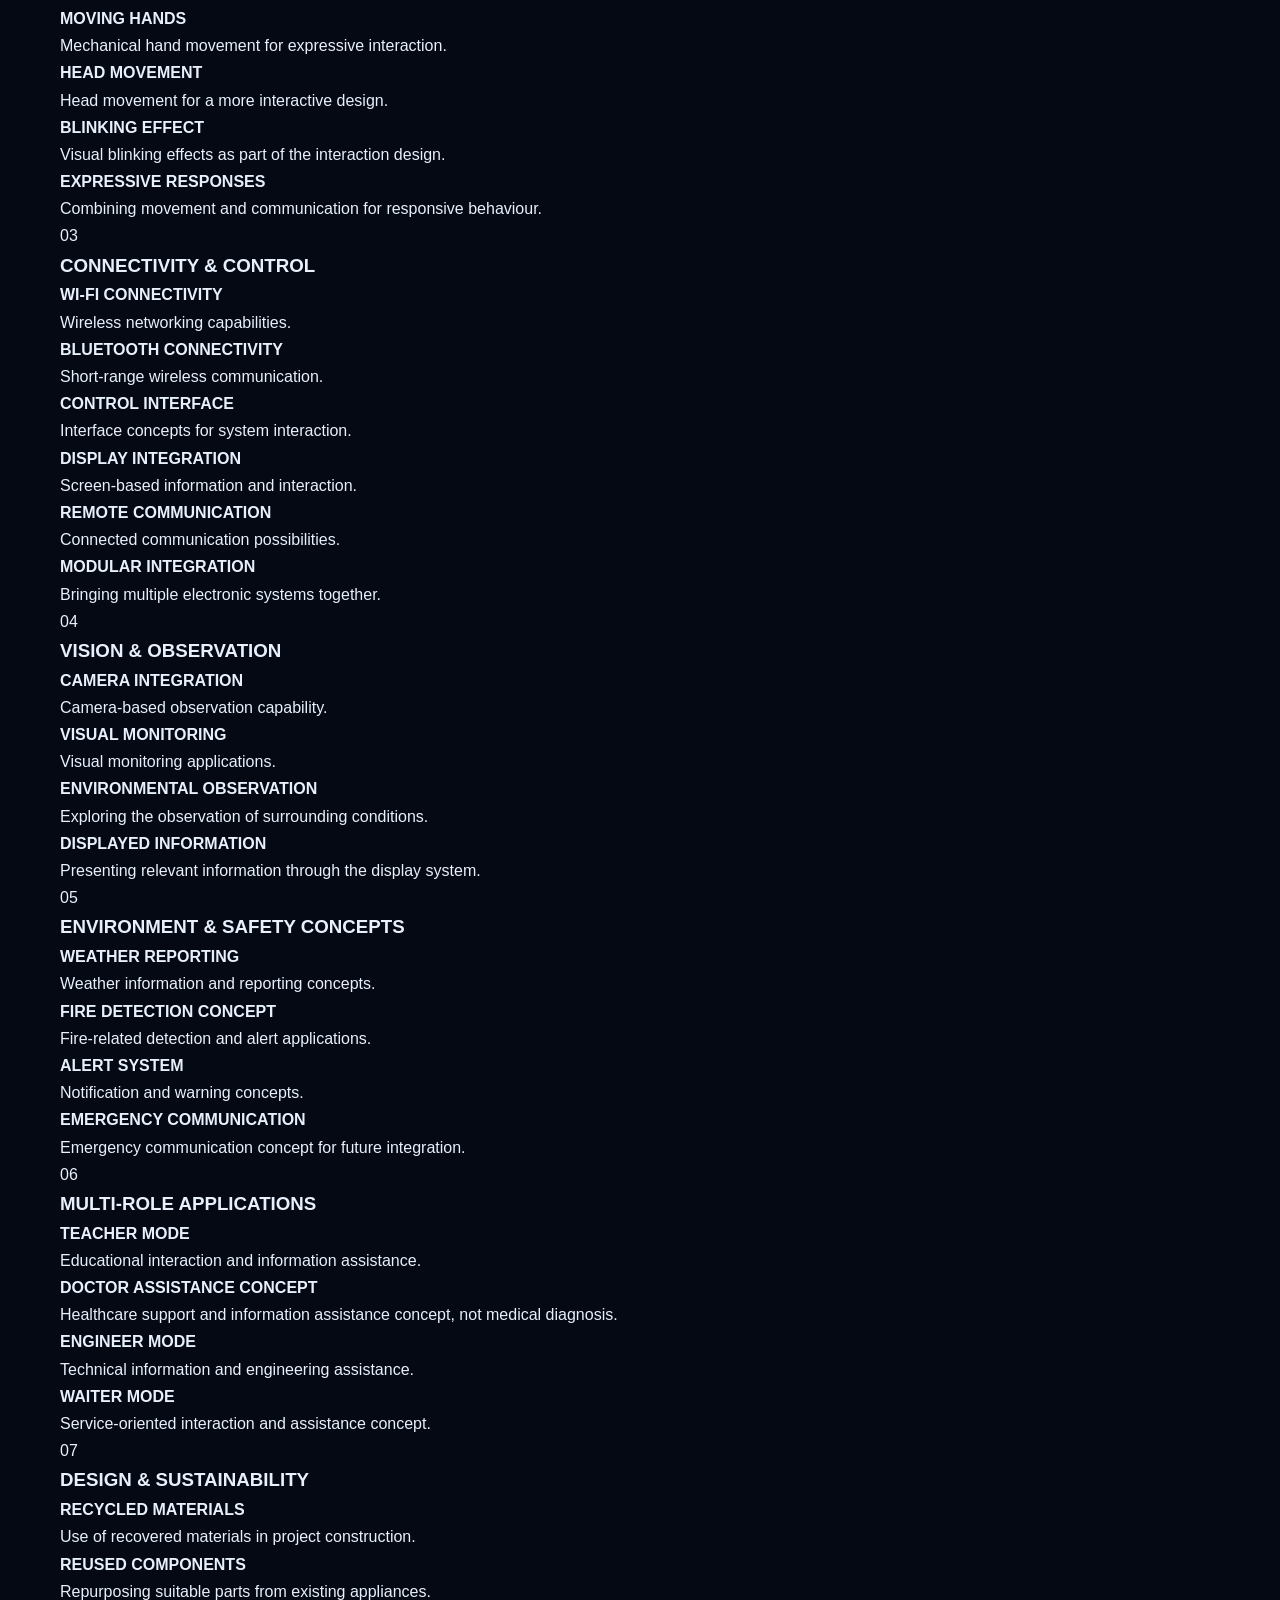
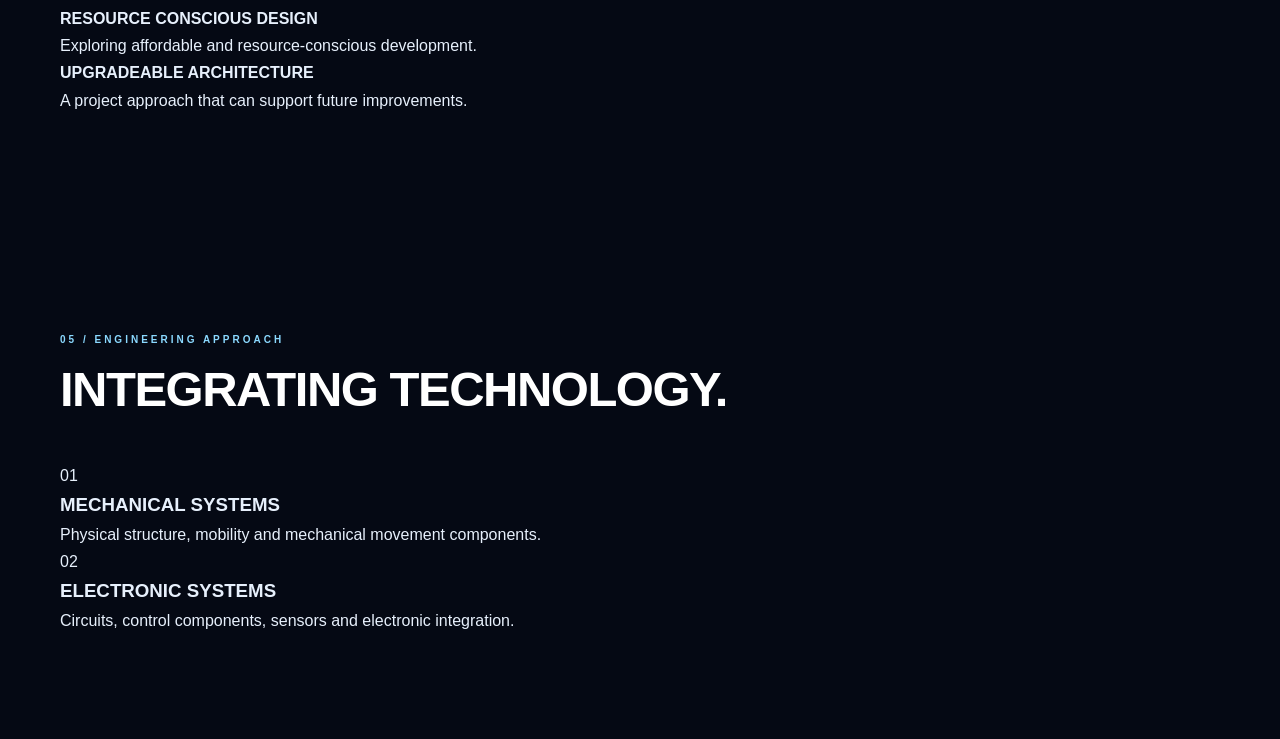
<file: details-about-primo.html>
<!DOCTYPE html>
<html lang="en">
<head>
    <meta charset="UTF-8">
    <meta name="viewport" content="width=device-width, initial-scale=1.0">
    <meta name="theme-color" content="#050914">

    <title>About P.R.I.M.O. | Project Details & Technology</title>

    <meta name="description" content="Explore P.R.I.M.O., its technology, capabilities, features, architecture and innovation journey by Ayush Kumar Navik.">

    <link rel="stylesheet" href="style.css">
    <link rel="stylesheet" href="responsive.css">
</head>

<body>

    <!-- DYNAMIC FUTURISTIC BACKGROUND -->

    <div class="background-system" aria-hidden="true">
        <div class="dot-field"></div>
        <div class="dot-field dot-field-two"></div>
        <div class="ambient-glow glow-one"></div>
        <div class="ambient-glow glow-two"></div>
        <div class="ambient-glow glow-three"></div>
        <div class="grid-overlay"></div>
        <div class="scan-line"></div>
        <div class="orbit-ring orbit-one"></div>
        <div class="orbit-ring orbit-two"></div>
        <div class="light-streak streak-one"></div>
        <div class="light-streak streak-two"></div>
        <div class="background-vignette"></div>
    </div>


    <!-- HEADER -->

    <header class="site-header">
        <nav class="navbar container">

            <a href="index.html" class="brand">
                <span class="brand-symbol">P.</span>
                <span class="brand-name">P.R.I.M.O.</span>
            </a>

            <button
                class="menu-toggle"
                type="button"
                aria-label="Open navigation"
                aria-expanded="false"
                onclick="
                    const menu = document.querySelector('.nav-links');
                    const open = menu.classList.toggle('menu-open');
                    this.setAttribute('aria-expanded', open);
                ">
                <span></span>
                <span></span>
                <span></span>
            </button>

            <div class="nav-links">
                <a href="index.html" class="nav-link">Home</a>
                <a href="details-about-primo.html" class="nav-link active">About P.R.I.M.O.</a>
                <a href="connect.html" class="nav-link">Connect</a>
                <a href="connect.html" class="nav-cta">
                    Contact Creator <span>↗</span>
                </a>
            </div>

        </nav>
    </header>


    <main>

        <!-- PAGE INTRODUCTION -->

        <section class="page-hero section-padding">

            <div class="container">

                <span class="section-eyebrow">
                    P.R.I.M.O. / PROJECT DOSSIER
                </span>

                <h1 class="page-title">
                    THE PROJECT
                    <span>BEHIND THE INNOVATION.</span>
                </h1>

                <p class="page-description">
                    Discover the vision, engineering, capabilities,
                    technology and development journey of P.R.I.M.O.
                </p>

                <div class="page-meta">
                    <span>PROJECT: P.R.I.M.O.</span>
                    <span>CREATOR: AYUSH KUMAR NAVIK</span>
                    <span>JAMSHEDPUR, INDIA</span>
                </div>

            </div>

        </section>


        <!-- FULL FORM -->

        <section class="section-padding">

            <div class="container">

                <div class="section-heading">
                    <span class="section-eyebrow">01 / IDENTITY</span>
                    <h2>WHAT DOES <span>P.R.I.M.O.</span> MEAN?</h2>
                </div>

                <div class="identity-panel">

                    <h2>P.R.I.M.O.</h2>

                    <p class="identity-full">
                        PRECIOUS RESPONSIBLE INTELLIGENT
                        MANAV OBSERVANT
                    </p>

                    <div class="identity-divider"></div>

                    <p>
                        P.R.I.M.O. represents an ambitious approach
                        to humanoid robotics, intelligent interaction
                        and the integration of multiple technological
                        systems into one innovative project.
                    </p>

                </div>

            </div>

        </section>


        <!-- PROJECT OVERVIEW -->

        <section class="section-padding">

            <div class="container">

                <div class="section-heading">
                    <span class="section-eyebrow">02 / PROJECT PROFILE</span>
                    <h2>UNDERSTANDING <span>P.R.I.M.O.</span></h2>
                </div>

                <div class="detail-grid">

                    <article class="detail-card">
                        <span class="card-number">01</span>
                        <h3>PROJECT CATEGORY</h3>
                        <p>Humanoid Robotics and Intelligent Technology</p>
                    </article>

                    <article class="detail-card">
                        <span class="card-number">02</span>
                        <h3>DEVELOPMENT STAGE</h3>
                        <p>Working Prototype</p>
                    </article>

                    <article class="detail-card">
                        <span class="card-number">03</span>
                        <h3>PROJECT CREATOR</h3>
                        <p>Ayush Kumar Navik</p>
                    </article>

                    <article class="detail-card">
                        <span class="card-number">04</span>
                        <h3>PROJECT LOCATION</h3>
                        <p>Jamshedpur, Jharkhand, India</p>
                    </article>

                    <article class="detail-card">
                        <span class="card-number">05</span>
                        <h3>INNOVATION BRAND</h3>
                        <p>NAVIK'S TECHPRO</p>
                    </article>

                    <article class="detail-card">
                        <span class="card-number">06</span>
                        <h3>SFIC APPLICATION</h3>
                        <p>SFIC-JH-0114</p>
                    </article>

                </div>

            </div>

        </section>


        <!-- VISION AND MISSION -->

        <section class="section-padding">

            <div class="container">

                <div class="section-heading">
                    <span class="section-eyebrow">03 / VISION & MISSION</span>
                    <h2>INNOVATION WITH <span>MEANING.</span></h2>
                </div>

                <div class="vision-grid">

                    <article class="vision-card">
                        <span class="vision-index">OUR VISION</span>
                        <h3>MAKE TECHNOLOGY MORE HUMAN-CENTRED.</h3>
                        <p>
                            Explore how intelligent robotic systems
                            can support people through interaction,
                            automation, observation and useful
                            technological applications.
                        </p>
                    </article>

                    <article class="vision-card">
                        <span class="vision-index">OUR MISSION</span>
                        <h3>TURN IDEAS INTO WORKING INNOVATIONS.</h3>
                        <p>
                            Combine practical engineering,
                            electronics, robotics and intelligent
                            systems to develop meaningful
                            technological solutions.
                        </p>
                    </article>

                </div>

            </div>

        </section>


        <!-- FEATURES -->

        <section class="section-padding">

            <div class="container">

                <div class="section-heading">
                    <span class="section-eyebrow">04 / CAPABILITIES</span>
                    <h2>THE P.R.I.M.O. <span>FEATURE SYSTEM.</span></h2>
                    <p>
                        A structured overview of the capabilities
                        and intended applications associated with
                        the project. Individual capabilities should
                        be verified against the current prototype.
                    </p>
                </div>


                <!-- CATEGORY 1 -->

                <div class="feature-category">

                    <div class="category-heading">
                        <span>01</span>
                        <h3>INTELLIGENT INTERACTION</h3>
                    </div>

                    <div class="feature-grid">

                        <article class="feature-card">
                            <h4>AI-ASSISTED INTERACTION</h4>
                            <p>Intelligent interaction concepts for communicating with users.</p>
                        </article>

                        <article class="feature-card">
                            <h4>VOICE COMMUNICATION</h4>
                            <p>Voice-based communication and response capabilities.</p>
                        </article>

                        <article class="feature-card">
                            <h4>QUESTION ANSWERING</h4>
                            <p>Responding to questions through an integrated intelligence system.</p>
                        </article>

                        <article class="feature-card">
                            <h4>VOICE RECOGNITION</h4>
                            <p>Exploring voice input and recognition-based interaction.</p>
                        </article>

                        <article class="feature-card">
                            <h4>CONVERSATIONAL SYSTEM</h4>
                            <p>Supporting natural and accessible human interaction.</p>
                        </article>

                        <article class="feature-card">
                            <h4>RESPONSIVE FEEDBACK</h4>
                            <p>Providing feedback according to user input and system state.</p>
                        </article>

                    </div>

                </div>


                <!-- CATEGORY 2 -->

                <div class="feature-category">

                    <div class="category-heading">
                        <span>02</span>
                        <h3>HUMANOID DESIGN & MOVEMENT</h3>
                    </div>

                    <div class="feature-grid">

                        <article class="feature-card">
                            <h4>HUMANOID BODY DESIGN</h4>
                            <p>A human-inspired physical design approach.</p>
                        </article>

                        <article class="feature-card">
                            <h4>FOUR-WHEEL MOBILITY</h4>
                            <p>A four-wheel movement platform for mobility.</p>
                        </article>

                        <article class="feature-card">
                            <h4>MOVING HANDS</h4>
                            <p>Mechanical hand movement for expressive interaction.</p>
                        </article>

                        <article class="feature-card">
                            <h4>HEAD MOVEMENT</h4>
                            <p>Head movement for a more interactive design.</p>
                        </article>

                        <article class="feature-card">
                            <h4>BLINKING EFFECT</h4>
                            <p>Visual blinking effects as part of the interaction design.</p>
                        </article>

                        <article class="feature-card">
                            <h4>EXPRESSIVE RESPONSES</h4>
                            <p>Combining movement and communication for responsive behaviour.</p>
                        </article>

                    </div>

                </div>


                <!-- CATEGORY 3 -->

                <div class="feature-category">

                    <div class="category-heading">
                        <span>03</span>
                        <h3>CONNECTIVITY & CONTROL</h3>
                    </div>

                    <div class="feature-grid">

                        <article class="feature-card">
                            <h4>WI-FI CONNECTIVITY</h4>
                            <p>Wireless networking capabilities.</p>
                        </article>

                        <article class="feature-card">
                            <h4>BLUETOOTH CONNECTIVITY</h4>
                            <p>Short-range wireless communication.</p>
                        </article>

                        <article class="feature-card">
                            <h4>CONTROL INTERFACE</h4>
                            <p>Interface concepts for system interaction.</p>
                        </article>

                        <article class="feature-card">
                            <h4>DISPLAY INTEGRATION</h4>
                            <p>Screen-based information and interaction.</p>
                        </article>

                        <article class="feature-card">
                            <h4>REMOTE COMMUNICATION</h4>
                            <p>Connected communication possibilities.</p>
                        </article>

                        <article class="feature-card">
                            <h4>MODULAR INTEGRATION</h4>
                            <p>Bringing multiple electronic systems together.</p>
                        </article>

                    </div>

                </div>


                <!-- CATEGORY 4 -->

                <div class="feature-category">

                    <div class="category-heading">
                        <span>04</span>
                        <h3>VISION & OBSERVATION</h3>
                    </div>

                    <div class="feature-grid">

                        <article class="feature-card">
                            <h4>CAMERA INTEGRATION</h4>
                            <p>Camera-based observation capability.</p>
                        </article>

                        <article class="feature-card">
                            <h4>VISUAL MONITORING</h4>
                            <p>Visual monitoring applications.</p>
                        </article>

                        <article class="feature-card">
                            <h4>ENVIRONMENTAL OBSERVATION</h4>
                            <p>Exploring the observation of surrounding conditions.</p>
                        </article>

                        <article class="feature-card">
                            <h4>DISPLAYED INFORMATION</h4>
                            <p>Presenting relevant information through the display system.</p>
                        </article>

                    </div>

                </div>


                <!-- CATEGORY 5 -->

                <div class="feature-category">

                    <div class="category-heading">
                        <span>05</span>
                        <h3>ENVIRONMENT & SAFETY CONCEPTS</h3>
                    </div>

                    <div class="feature-grid">

                        <article class="feature-card">
                            <h4>WEATHER REPORTING</h4>
                            <p>Weather information and reporting concepts.</p>
                        </article>

                        <article class="feature-card">
                            <h4>FIRE DETECTION CONCEPT</h4>
                            <p>Fire-related detection and alert applications.</p>
                        </article>

                        <article class="feature-card">
                            <h4>ALERT SYSTEM</h4>
                            <p>Notification and warning concepts.</p>
                        </article>

                        <article class="feature-card">
                            <h4>EMERGENCY COMMUNICATION</h4>
                            <p>Emergency communication concept for future integration.</p>
                        </article>

                    </div>

                </div>


                <!-- CATEGORY 6 -->

                <div class="feature-category">

                    <div class="category-heading">
                        <span>06</span>
                        <h3>MULTI-ROLE APPLICATIONS</h3>
                    </div>

                    <div class="feature-grid">

                        <article class="feature-card">
                            <h4>TEACHER MODE</h4>
                            <p>Educational interaction and information assistance.</p>
                        </article>

                        <article class="feature-card">
                            <h4>DOCTOR ASSISTANCE CONCEPT</h4>
                            <p>Healthcare support and information assistance concept, not medical diagnosis.</p>
                        </article>

                        <article class="feature-card">
                            <h4>ENGINEER MODE</h4>
                            <p>Technical information and engineering assistance.</p>
                        </article>

                        <article class="feature-card">
                            <h4>WAITER MODE</h4>
                            <p>Service-oriented interaction and assistance concept.</p>
                        </article>

                    </div>

                </div>


                <!-- CATEGORY 7 -->

                <div class="feature-category">

                    <div class="category-heading">
                        <span>07</span>
                        <h3>DESIGN & SUSTAINABILITY</h3>
                    </div>

                    <div class="feature-grid">

                        <article class="feature-card">
                            <h4>RECYCLED MATERIALS</h4>
                            <p>Use of recovered materials in project construction.</p>
                        </article>

                        <article class="feature-card">
                            <h4>REUSED COMPONENTS</h4>
                            <p>Repurposing suitable parts from existing appliances.</p>
                        </article>

                        <article class="feature-card">
                            <h4>RESOURCE CONSCIOUS DESIGN</h4>
                            <p>Exploring affordable and resource-conscious development.</p>
                        </article>

                        <article class="feature-card">
                            <h4>UPGRADEABLE ARCHITECTURE</h4>
                            <p>A project approach that can support future improvements.</p>
                        </article>

                    </div>

                </div>

            </div>

        </section>


        <!-- ENGINEERING APPROACH -->

        <section class="section-padding">

            <div class="container">

                <div class="section-heading">
                    <span class="section-eyebrow">05 / ENGINEERING APPROACH</span>
                    <h2>INTEGRATING <span>TECHNOLOGY.</span></h2>
                </div>

                <div class="engineering-grid">

                    <article class="engineering-card">
                        <span>01</span>
                        <h3>MECHANICAL SYSTEMS</h3>
                        <p>
                            Physical structure, mobility and
                            mechanical movement components.
                        </p>
                    </article>

                    <article class="engineering-card">
                        <span>02</span>
                        <h3>ELECTRONIC SYSTEMS</h3>
                        <p>
                            Circuits, control components,
                            sensors and electronic integration.
                        </p>
                    </art
</file>
<file: style.css>
/* =========================================================
   P.R.I.M.O. — FUTURISTIC WEBSITE DESIGN SYSTEM
   File: style.css
   Brand: NAVIK'S TECHPRO
   Design: Dark navy / electric blue / silver
   Background: Animated abstract dotted technology system
   ========================================================= */

/* -------------------- 1. ROOT VARIABLES -------------------- */

:root {
  --bg: #050914;
  --bg-deep: #02050d;
  --bg-soft: #0a1425;
  --surface: rgba(12, 25, 45, 0.78);
  --surface-strong: rgba(13, 29, 52, 0.94);

  --blue: #168cff;
  --blue-bright: #39b6ff;
  --blue-light: #8bd9ff;
  --cyan: #00e5ff;
  --silver: #dce8f5;
  --white: #f6faff;

  --text: #e7f0fc;
  --muted: #9aabc0;
  --muted-dark: #687c95;

  --border: rgba(111, 177, 255, 0.19);
  --border-bright: rgba(54, 166, 255, 0.43);

  --shadow-blue: 0 0 35px rgba(0, 126, 255, 0.15);
  --shadow-deep: 0 22px 70px rgba(0, 0, 0, 0.35);

  --radius-small: 12px;
  --radius-medium: 19px;
  --radius-large: 28px;

  --container: 1160px;
  --transition: 0.3s ease;
}

/* -------------------- 2. RESET -------------------- */

* {
  margin: 0;
  padding: 0;
  box-sizing: border-box;
}

html {
  scroll-behavior: smooth;
  scroll-padding-top: 100px;
}

body {
  min-height: 100vh;
  overflow-x: hidden;
  position: relative;
  isolation: isolate;
  background: var(--bg);
  color: var(--text);
  font-family: Arial, Helvetica, sans-serif;
  line-height: 1.7;
  -webkit-font-smoothing: antialiased;
}

body,
button,
input,
select,
textarea {
  font-family: Arial, Helvetica, sans-serif;
}

button,
input,
select,
textarea {
  font-size: inherit;
}

button,
a {
  -webkit-tap-highlight-color: transparent;
}

a {
  color: inherit;
  text-decoration: none;
}

button {
  cursor: pointer;
}

img,
svg,
video {
  max-width: 100%;
}

::selection {
  color: #ffffff;
  background: rgba(0, 139, 255, 0.55);
}

:focus-visible {
  outline: 2px solid var(--cyan);
  outline-offset: 4px;
}

/* -------------------- 3. PAGE CONTAINER -------------------- */

.container {
  width: min(var(--container), calc(100% - 48px));
  margin-inline: auto;
}

.section-padding {
  padding-top: 105px;
  padding-bottom: 105px;
}

.text-link {
  color: var(--blue-light);
  font-weight: 700;
  transition: color var(--transition);
}

.text-link:hover {
  color: var(--cyan);
}

/* -------------------- 4. FUTURISTIC BACKGROUND -------------------- */

.background-system {
  position: fixed;
  inset: 0;
  z-index: -2;
  overflow: hidden;
  pointer-events: none;
  background:
    radial-gradient(ellipse at 50% 0%, rgba(10, 76, 140, 0.18), transparent 48%),
    radial-gradient(ellipse at 10% 65%, rgba(0, 119, 255, 0.09), transparent 40%),
    linear-gradient(135deg, #030711 0%, #071326 48%, #020711 100%);
}

/* Main dotted field */

.dot-field,
.dot-field-two {
  position: absolute;
  inset: -10%;
  opacity: 0.33;
  background-image: radial-gradient(
    circle,
    rgba(83, 174, 255, 0.7) 1px,
    transparent 1.5px
  );
  background-size: 27px 27px;
  mask-image: radial-gradient(ellipse at center, black 10%, transparent 82%);
  -webkit-mask-image: radial-gradient(
    ellipse at center,
    black 10%,
    transparent 82%
  );
  animation: dotDrift 34s linear infinite;
}

.dot-field-two {
  opacity: 0.16;
  background-size: 11px 11px;
  background-image: radial-gradient(
    circle,
    rgba(0, 229, 255, 0.55) 0.7px,
    transparent 1.2px
  );
  animation-duration: 48s;
  animation-direction: reverse;
  transform: scale(1.15);
}

@keyframes dotDrift {
  from {
    transform: translate3d(0, 0, 0);
  }
  to {
    transform: translate3d(27px, 27px, 0);
  }
}

/* Ambient light fields */

.ambient-glow {
  position: absolute;
  width: 540px;
  height: 540px;
  border-radius: 50%;
  filter: blur(105px);
  opacity: 0.15;
  animation: glowFloat 13s ease-in-out infinite alternate;
}

.glow-one {
  top: -230px;
  left: -150px;
  background: #087cff;
}

.glow-two {
  top: 32%;
  right: -300px;
  background: #00bfff;
  animation-delay: -5s;
}

.glow-three {
  bottom: -300px;
  left: 28%;
  background: #1748a8;
  animation-delay: -8s;
}

@keyframes glowFloat {
  from {
    transform: translate3d(-20px, -15px, 0) scale(0.92);
  }
  to {
    transform: translate3d(35px, 25px, 0) scale(1.12);
  }
}

/* Technical grid */

.grid-overlay {
  position: absolute;
  inset: 0;
  opacity: 0.13;
  background-image:
    linear-gradient(rgba(83, 158, 255, 0.12) 1px, transparent 1px),
    linear-gradient(90deg, rgba(83, 158, 255, 0.12) 1px, transparent 1px);
  background-size: 85px 85px;
  mask-image: linear-gradient(to bottom, black, transparent 95%);
  -webkit-mask-image: linear-gradient(to bottom, black, transparent 95%);
}

/* Moving scanning line */

.scan-line {
  position: absolute;
  left: 0;
  right: 0;
  top: -20%;
  height: 180px;
  opacity: 0.18;
  background: linear-gradient(
    to bottom,
    transparent,
    rgba(0, 173, 255, 0.17),
    rgba(0, 229, 255, 0.07),
    transparent
  );
  animation: scanMove 16s linear infinite;
}

@keyframes scanMove {
  from {
    transform: translateY(-20vh);
  }
  to {
    transform: translateY(125vh);
  }
}

/* Abstract orbital rings */

.orbit-ring {
  position: absolute;
  width: 520px;
  height: 520px;
  border: 1px solid rgba(70, 164, 255, 0.13);
  border-radius: 50%;
  opacity: 0.35;
}

.orbit-ring::before,
.orbit-ring::after {
  content: "";
  position: absolute;
  inset: 28px;
  border: 1px dashed rgba(0, 204, 255, 0.18);
  border-radius: 50%;
}

.orbit-ring::after {
  inset: 75px;
  border-style: solid;
  border-color: rgba(80, 155, 255, 0.1);
}

.orbit-one {
  top: 9%;
  right: -320px;
  animation: orbitRotate 65s linear infinite;
}

.orbit-two {
  bottom: -360px;
  left: -280px;
  width: 620px;
  height: 620px;
  animation: orbitRotate 85s linear infinite reverse;
}

@keyframes orbitRotate {
  to {
    transform: rotate(360deg);
  }
}

/* Light streaks */

.light-streak {
  position: absolute;
  width: 360px;
  height: 1px;
  background: linear-gradient(
    90deg,
    transparent,
    rgba(0, 217, 255, 0.7),
    transparent
  );
  opacity: 0.3;
  transform: rotate(-34deg);
  filter: blur(0.5px);
}

.streak-one {
  top: 30%;
  left: -130px;
  animation: streakMove 12s ease-in-out infinite;
}

.streak-two {
  bottom: 20%;
  right: -160px;
  animation: streakMove 16s ease-in-out infinite reverse;
}

@keyframes streakMove {
  0%, 100% {
    opacity: 0.12;
    transform: translateX(0) rotate(-34deg);
  }
  50% {
    opacity: 0.55;
    transform: translateX(100px) rotate(-34deg);
  }
}

/* Dark edges for readability */

.background-vignette {
  position: absolute;
  inset: 0;
  background:
    linear-gradient(to bottom, rgba(2, 5, 13, 0.05), transparent 25%),
    linear-gradient(to top, rgba(2, 5, 13, 0.65), transparent 32%),
    radial-gradient(ellipse at center, transparent 30%, rgba(1, 4, 11, 0.52) 100%);
}

/* -------------------- 5. HEADER & NAVIGATION -------------------- */

.site-header {
  position: sticky;
  top: 0;
  z-index: 100;
  width: 100%;
  background: rgba(3, 9, 20, 0.82);
  border-bottom: 1px solid rgba(92, 166, 255, 0.14);
  backdrop-filter: blur(20px);
  -webkit-backdrop-filter: blur(20px);
}

.navbar {
  min-height: 82px;
  display: flex;
  align-items: center;
  justify-content: space-between;
  gap: 28px;
}

.brand {
  display: inline-flex;
  align-items: center;
  gap: 12px;
  min-width: 0;
}

.brand-symbol {
  width: 43px;
  height: 43px;
  display: grid;
  place-items: center;
  border-radius: 13px;
  color: white;
  font-size: 17px;
  font-weight: 900;
  letter-spacing: -1px;
  background: linear-gradient(135deg, #0878f9, #00c7e8);
  box-shadow: 0 0 25px rgba(0, 153, 255, 0.28);
  border: 1px solid rgba(160, 221, 255, 0.45);
}

.brand-name {
  color: var(--white);
  font-size: 16px;
  font-weight: 900;
  letter-spacing: 1.2px;
  line-height: 1.2;
}

.brand-name span {
  display: block;
  margin-top: 4px;
  color: var(--muted);
  font-size: 9px;
  font-weight: 600;
  letter-spacing: 2px;
}

.nav-links {
  display: flex;
  align-items: center;
  gap: 30px;
}

.nav-link {
  position: relative;
  padding: 8px 0;
  color: #b8c7da;
  font-size: 13px;
  font-weight: 700;
  transition: color var(--transition);
}

.nav-link::after {
  content: "";
  position: absolute;
  left: 0;
  bottom: 0;
  width: 0;
  height: 2px;
  border-radius: 2px;
  background: var(--cyan);
  transition: width var(--transition);
}

.nav-link:hover {
  color: white;
}

.nav-link:hover::after {
  width: 100%;
}

.nav-cta {
  padding: 10px 18px;
  color: white;
  font-size: 12px;
  font-weight: 800;
  letter-spacing: 0.5px;
  border: 1px solid rgba(76, 171, 255, 0.48);
  border-radius: 999px;
  background: rgba(16, 112, 214, 0.16);
  transition: all var(--transition);
}

.nav-cta:hover {
  color: #ffffff;
  background: rgba(15, 137, 255, 0.32);
  border-color: var(--cyan);
  box-shadow: 0 0 24px rgba(0, 153, 255, 0.2);
}

.menu-toggle {
  display: none;
  width: 43px;
  height: 43px;
  border: 1px solid var(--border);
  border-radius: 12px;
  background: rgba(15, 36, 62, 0.7);
  color: white;
  font-size: 21px;
}

/* -------------------- 6. BUTTON SYSTEM -------------------- */

.button {
  min-height: 49px;
  display: inline-flex;
  align-items: center;
  justify-content: center;
  gap: 10px;
  padding: 13px 22px;
  border-radius: 999px;
  font-size: 13px;
  font-weight: 800;
  letter-spacing: 0.25px;
  transition:
    transform var(--transition),
    background var(--transition),
    border-color var(--transition),
    box-shadow var(--transition);
}

.button:hover {
  transform: translateY(-3px);
}

.button-primary {
  color: white;
  border: 1px solid rgba(111, 211, 255, 0.55);
  background: linear-gradient(115deg, #0879f9, #00aeea);
  box-shadow: 0 9px 30px rgba(0, 119, 255, 0.2);
}

.button-primary:hover {
  background: linear-gradient(115deg, #168cff, #00d1f4);
  box-shadow: 0 12px 35px rgba(0, 153, 255, 0.35);
}

.button-outline {
  color: var(--silver);
  border: 1px solid rgba(136, 185, 237, 0.34);
  background: rgba(12, 28, 49, 0.48);
}

.button-outline:hover {
  color: white;
  border-color: var(--cyan);
  background: rgba(0, 139, 255, 0.13);
}

/* -------------------- 7. HOMEPAGE HERO -------------------- */

.hero-section {
  min-height: 720px;
  position: relative;
  display: flex;
  align-items: center;
  padding: 110px 0 85px;
}

.hero-content {
  width: min(900px, calc(100% - 48px));
  margin-inline: auto;
  position: relative;
  z-index: 2;
}

.status-label {
  width: fit-content;
  display: inline-flex;
  align-items: center;
  gap: 10px;
  padding: 8px 14px;
  color: #bfe7ff;
  border: 1px solid rgba(0, 190, 255, 0.28);
  border-radius: 999px;
  background: rgba(0, 125, 220, 0.09);
  font-size: 10px;
  font-weight: 800;
  letter-spacing: 1.5px;
  text-transform: uppercase;
}

.status-dot,
.form-status-dot {
  width: 7px;
  height: 7px;
  display: inline-block;
  flex: 0 0 auto;
  border-radius: 50%;
  background: #00e5a0;
  box-shadow: 0 0 12px rgba(0, 229, 160, 0.8);
}

.hero-pretitle {
  margin-top: 35px;
  margin-bottom: 12px;
  color: var(--blue-light);
  font-size: 12px;
  font-weight: 900;
  letter-spacing: 4px;
}

.hero-title {
  max-width: 900px;
  color: white;
  font-size: clamp(43px, 7vw, 82px);
  line-height: 1.02;
  font-weight: 900;
  letter-spacing: -3px;
  text-wrap: balance;
}

.project-name {
  display: block;
  margin-top: 22px;
  color: transparent;
  background: linear-gradient(95deg, #ffffff 5%, #7acaff 45%, #00d7ef 95%);
  background-clip: text;
  -webkit-background-clip: text;
  font-size: clamp(27px, 4.5vw, 50px);
  letter-spacing: 5px;
  font-weight: 900;
}

.project-full-form {
  max-width: 670px;
  margin-top: 14px;
  color: #a8bfd8;
  font-size: 11px;
  font-weight: 800;
  line-height: 1.9;
  letter-spacing: 1.7px;
}

.hero-description {
  max-width: 650px;
  margin-top: 24px;
  color: var(--muted);
  font-size: 16px;
  line-height: 1.9;
}

.hero-actions {
  display: flex;
  flex-wrap: wrap;
  gap: 14px;
  margin-top: 35px;
}

.hero-bottom-info {
  display: flex;
  flex-wrap: wrap;
  gap: 28px;
  margin-top: 55px;
  padding-top: 22px;
  border-top: 1px solid rgba(109, 174, 244, 0.16);
}

.hero-bottom-info > div {
  color: #a8bad0;
  font-size: 11px;
  font-weight: 700;
  letter-spacing: 0.7px;
}

.hero-bottom-info strong {
  display: block;
  margin-bottom: 4px;
  color: white;
  font-size: 16px;
}

.hero-side-mark {
  position: absolute;
  right: 3%;
  top: 32%;
  display: flex;
  align-items: center;
  gap: 12px;
  color: rgba(134, 196, 255, 0.55);
  font-size: 10px;
  font-weight: 800;
  letter-spacing: 3px;
  writing-mode: vertical-rl;
}

.side-line {
  width: 1px;
  height: 90px;
  background: linear-gradient(transparent, var(--cyan), transparent);
}

/* -------------------- 8. SECTION HEADINGS -------------------- */

.section-heading {
  max-width: 740px;
  margin-bottom: 45px;
}

.section-eyebrow {
  display: inline-block;
  margin-bottom: 13px;
  color: var(--blue-light);
  font-size: 10px;
  font-weight: 900;
  letter-spacing: 3px;
  text-transform: uppercase;
}

.section-heading h2,
.section-heading .heading-title {
  color: white;
  font-size: clamp(30px, 4.5vw, 49px);
  line-height: 1.15;
  font-weight: 900;
  letter-spacing: -1.5px;
}

.section-heading p {
  max-width: 650px;
  margin-top: 17px;
  color: var(--muted);
  font-size: 14px;
  line-height: 1.9;
}

/* -------------------- 9. INTRODUCTION CARDS -------------------- */

.intro-grid {
  display: grid;
  grid-template-columns: repeat(3, 1fr);
  gap: 20px;
}

.intro-card {
  min-height: 245px;
  position: relative;
  padding: 29px;
  overflow: hidden;
  border: 1px solid var(--border);
  border-radius: var(--radius-medium);
  background: linear-gradient(
    145deg,
    rgba(17, 39, 68, 0.8),
    rgba(5, 15, 29, 0.75)
  );
  box-shadow: var(--shadow-deep);
  transition: transform var(--transition), border-color var(--transition);
}

.intro-card::before,
.detail-card::before,
.domain-card::before {
  content: "";
  position: absolute;
  top: 0;
  left: 0;
  width: 75px;
  height: 2px;
  background: linear-gradient(90deg, var(--cyan), transparent);
}

.intro-card:hover {
  transform: translateY(-7px);
  border-color: var(--border-bright);
}

.card-number {
  color: rgba(126, 192, 255, 0.65);
  font-size: 11px;
  font-weight: 900;
  letter-spacing: 2px;
}

.card-icon {
  width: 43px;
  height: 43px;
  display: grid;
  place-items: center;
  margin-top: 25px;
  border: 1px solid rgba(0, 191, 255, 0.27);
  border-radius: 12px;
  color: var(--cyan);
  background: rgba(0, 141, 255, 0.1);
  font-size: 19px;
}

.intro-card h3 {
  margin-top: 19px;
  color: white;
  font-size: 18px;
}

.intro-card p {
  margin-top: 9px;
  color: var(--muted);
  font-size: 13px;
  line-height: 1.8;
}

/* -------------------- 10. PROJECT OVERVIEW -------------------- */

.overview-section {
  position: relative;
}

.overview-container {
  display: grid;
  grid-template-columns: 1.05fr 0.95fr;
  align-items: center;
  gap: 55px;
}

.overview-content h2 {
  color: white;
  font-size: clamp(32px, 4vw, 47px);
  line-height: 1.15;
  font-weight: 900;
}

.overview-content p {
  margin-top: 18px;
  color: var(--muted);
  font-size: 14px;
  line-height: 1.95;
}

.overview-panel {
  position: relative;
  padding: 30px;
  overflow: hidden;
  border: 1px solid rgba(66, 167, 255, 0.31);
  border-radius: var(--radius-large);
  background:
    radial-gradient(circle at 90% 0%, rgba(0, 151, 255, 0.17), transparent 38%),
    linear-gradient(145deg, rgba(12, 33, 59, 0.95), rgba(4, 13, 26, 0.94));
  box-shadow: 0 25px 75px rgba(0, 0, 0, 0.32), var(--shadow-blue);
}

.panel-top,
.panel-footer {
  display: flex;
  align-items: center;
  justify-content: space-between;
  gap: 15px;
}

.panel-top {
  padding-bottom: 18px;
  border-bottom: 1px solid var(--border);
  color: #c5d8ec;
  font-size: 10px;
  font-weight: 900;
  letter-spacing: 1.7px;
}

.panel-indicator {
  display: inline-flex;
  align-items: center;
  gap: 8px;
  color: #9fe8d0;
  font-size: 9px;
}

.panel-main {
  padding: 35px 0;
}

.panel-main strong {
  display: block;
  color: white;
  font-size: clamp(35px, 5vw, 55px);
  line-height: 1.1;
  letter-spacing: 2px;
}

.panel-main span {
  display: block;
  margin-top: 10px;
  color: var(--blue-light);
  font-size: 11px;
  font-weight: 800;
  letter-spacing: 2px;
}

.panel-small {
  display: flex;
  flex-wrap: wrap;
  gap: 10px;
}

.panel-small span {
  padding: 7px 11px;
  border: 1px solid rgba(90, 174, 255, 0.2);
  border-radius: 999px;
  color: #bdd8f3;
  background: rgba(4, 18, 35, 0.6);
  font-size: 10px;
  font-weight: 700;
}

.panel-line {
  height: 1px;
  margin: 24px 0;
  background: linear-gradient(90deg, var(--cyan), transparent);
  opacity: 0.45;
}

.panel-data {
  display: grid;
  grid-template-columns: 1fr 1fr;
  gap: 18px;
}

.panel-data div {
  min-width: 0;
}

.panel-data span {
  display: block;
  color: var(--muted);
  font-size: 9px;
  font-weight: 800;
  letter-spacing: 1px;
  text-transform: uppercase;
}

.panel-data strong {
  display: block;
  margin-top: 5px;
  color: white;
  font-size: 13px;
  overflow-wrap: anywhere;
}

.panel-footer {
  margin-top: 26px;
  padding-top: 17px;
  border-top: 1px solid var(--border);
  color: #8da7c3;
  font-size: 9px;
  font-weight: 800;
  letter-spacing: 1px;
}

/* -------------------- 11. TECHNOLOGY DOMAINS -------------------- */

.domains-grid {
  display: grid;
  grid-template-columns: repeat(4, 1fr);
  gap: 16px;
}

.domain-card {
  min-height: 205px;
  position: relative;
  padding: 25px;
  overflow: hidden;
  border: 1px solid var(--border);
  border-radius: var(--radius-medium);
  background: rgba(9, 23, 41, 0.75);
  transition: all var(--transition);
}

.domain-card:hover {
  transform: translateY(-6px);
  border-color: var(--border-bright);
  background: rgba(13, 37, 66, 0.9);
}

.domain-index {
  color: var(--muted-dark);
  font-size: 10px;
  font-weight: 900;
  letter-spacing: 2px;
}

.domain-symbol {
  margin-top: 25px;
  color: var(--cyan);
  font-size: 25px;
  font-weight: 900;
}

.domain-card h3 {
  margin-top: 13px;
  color: white;
  font-size: 16px;
}

.domain-card p {
  margin-top: 8px;
  color: var(--muted);
  font-size: 12px;
  line-height: 1.8;
}

/* -------------------- 12. ACHIEVEMENTS -------------------- */

.achievement-list {
  display: grid;
  gap: 14px;
}

.achievement-item {
  display: grid;
  grid-template-columns: 95px 1fr auto;
  align-items: center;
  gap: 22px;
  padding: 22px 25px;
  border: 1px solid var(--border);
  border-radius: var(--radius-medium);
  background: rgba(10, 25, 44, 0.74);
  transition: border-color var(--transition), transform var(--transition);
}

.achievement-item:hover {
  transform: translateX(5px);
  border-color: var(--border-bright);
}

.achievement-level {
  color: var(--blue-light);
  font-size: 12px;
  font-weight: 900;
  letter-spacing: 1px;
}

.achievement-category {
  color: white;
  font-size: 15px;
  font-weight: 800;
}

.achievement-note {
  margin-top: 5px;
  color: var(--muted);
  font-size: 12px;
}

.achievement-mark {
  color: var(--cyan);
  font-size: 20px;
  font-weight: 900;
}

/* -------------------- 13. CREATOR SECTION -------------------- */

.creator-section {
  padding: 100px 0;
  border-top: 1px solid rgba(98, 163, 230, 0.12);
  border-bottom: 1px solid rgba(98, 163, 230, 0.12);
  background: linear-gradient(
    110deg,
    rgba(4, 17, 33, 0.7),
    rgba(11, 35, 61, 0.48),
    rgba(4, 17, 33, 0.7)
  );
}

.creator-container {
  display: grid;
  grid-template-columns: 1fr 1fr;
  align-items: center;
  gap: 55px;
}

.creator-label {
  color: var(--cyan);
  font-size: 10px;
  font-weight: 900;
  letter-spacing: 3px;
}

.creator-line {
  width: 65px;
  height: 2px;
  margin: 18px 0;
  background: linear-gradient(90deg, var(--cyan), transparent);
}

.creator-content h2 {
  color: white;
  font-size: clamp(30px, 4vw, 46px);
  line-height: 1.2;
}

.creator-con
</file>
<file: responsive.css>
/* =========================================================
   P.R.I.M.O. — RESPONSIVE DESIGN SYSTEM
   File: responsive.css
   Supports: Desktop, laptop, tablet and mobile
   ========================================================= */

/* -------------------- 1. LARGE LAPTOPS -------------------- */

@media (max-width: 1200px) {
  :root {
    --container: 1060px;
  }

  .hero-title {
    font-size: clamp(48px, 7vw, 75px);
  }

  .overview-container {
    gap: 35px;
  }

  .creator-container {
    gap: 35px;
  }
}

/* -------------------- 2. TABLETS & SMALL LAPTOPS -------------------- */

@media (max-width: 1024px) {
  .section-padding {
    padding-top: 80px;
    padding-bottom: 80px;
  }

  .navbar {
    min-height: 76px;
  }

  .nav-links {
    gap: 18px;
  }

  .nav-link {
    font-size: 12px;
  }

  .nav-cta {
    padding: 9px 14px;
    font-size: 11px;
  }

  .hero-section {
    min-height: 650px;
  }

  .hero-side-mark {
    right: 1%;
  }

  .overview-container {
    grid-template-columns: 1fr 1fr;
    gap: 25px;
  }

  .domains-grid {
    grid-template-columns: repeat(2, 1fr);
  }

  .feature-grid {
    grid-template-columns: repeat(2, 1fr);
  }

  .future-grid {
    grid-template-columns: repeat(2, 1fr);
  }

  .contact-grid {
    grid-template-columns: repeat(2, 1fr);
  }

  .enquiry-layout {
    grid-template-columns: 1fr 1.2fr;
    gap: 18px;
  }

  .enquiry-information,
  .enquiry-form-panel {
    padding: 24px;
  }
}

/* -------------------- 3. NAVIGATION TABLET MODE -------------------- */

@media (max-width: 850px) {
  .navbar {
    position: relative;
  }

  .menu-toggle {
    display: grid;
    place-items: center;
    flex: 0 0 auto;
  }

  .nav-links {
    position: absolute;
    top: calc(100% + 1px);
    left: 0;
    right: 0;
    display: none;
    flex-direction: column;
    align-items: stretch;
    gap: 4px;
    padding: 17px;
    border: 1px solid var(--border);
    border-top: 0;
    border-radius: 0 0 18px 18px;
    background: rgba(3, 12, 25, 0.98);
    box-shadow: 0 25px 45px rgba(0, 0, 0, 0.35);
    backdrop-filter: blur(20px);
    -webkit-backdrop-filter: blur(20px);
  }

  .nav-links.menu-open {
    display: flex;
  }

  .nav-link {
    padding: 12px 10px;
    border-radius: 8px;
    font-size: 13px;
  }

  .nav-link:hover {
    background: rgba(0, 135, 255, 0.1);
  }

  .nav-link::after {
    display: none;
  }

  .nav-cta {
    margin-top: 7px;
    text-align: center;
  }

  .overview-container,
  .creator-container {
    grid-template-columns: 1fr;
  }

  .overview-panel {
    max-width: 650px;
  }

  .creator-container {
    gap: 30px;
  }

  .intro-grid {
    grid-template-columns: repeat(2, 1fr);
  }

  .intro-card:last-child {
    grid-column: 1 / -1;
  }

  .achievement-item {
    grid-template-columns: 80px 1fr auto;
    gap: 15px;
  }

  .enquiry-layout {
    grid-template-columns: 1fr;
  }

  .hero-side-mark {
    display: none;
  }
}

/* -------------------- 4. TABLETS -------------------- */

@media (max-width: 700px) {
  .container {
    width: min(100% - 36px, var(--container));
  }

  .section-padding {
    padding-top: 68px;
    padding-bottom: 68px;
  }

  .hero-section {
    min-height: auto;
    padding: 100px 0 70px;
  }

  .hero-content {
    width: calc(100% - 36px);
  }

  .hero-title {
    font-size: clamp(42px, 9vw, 63px);
    letter-spacing: -2px;
  }

  .project-name {
    font-size: clamp(25px, 6vw, 38px);
    letter-spacing: 3px;
  }

  .project-full-form {
    font-size: 9px;
    letter-spacing: 1.2px;
  }

  .hero-description {
    font-size: 14px;
  }

  .hero-bottom-info {
    gap: 18px;
    margin-top: 38px;
  }

  .hero-bottom-info > div {
    min-width: 110px;
  }

  .section-heading {
    margin-bottom: 32px;
  }

  .section-heading h2,
  .section-heading .heading-title {
    font-size: clamp(29px, 6vw, 40px);
  }

  .page-hero {
    padding: 75px 0 48px;
  }

  .page-title {
    font-size: clamp(35px, 8vw, 52px);
    letter-spacing: -1px;
  }

  .page-description {
    font-size: 13px;
  }

  .identity-panel {
    padding: 24px;
  }

  .detail-grid,
  .vision-grid,
  .engineering-grid {
    grid-template-columns: 1fr;
  }

  .feature-grid {
    grid-template-columns: repeat(2, 1fr);
  }

  .competition-data {
    grid-template-columns: 1fr 1fr;
  }

  .timeline-item {
    grid-template-columns: 45px 1fr;
    gap: 14px;
    padding: 18px;
  }

  .footer-main {
    grid-template-columns: 1fr;
    gap: 30px;
  }

  .footer-links {
    gap: 14px 20px;
  }

  .footer-bottom {
    align-items: flex-start;
    flex-direction: column;
  }
}

/* -------------------- 5. MOBILE PHONES -------------------- */

@media (max-width: 520px) {
  .container {
    width: calc(100% - 30px);
  }

  .navbar {
    min-height: 70px;
  }

  .brand {
    gap: 9px;
  }

  .brand-symbol {
    width: 38px;
    height: 38px;
    border-radius: 11px;
    font-size: 15px;
  }

  .brand-name {
    font-size: 13px;
    letter-spacing: 0.8px;
  }

  .brand-name span {
    font-size: 8px;
    letter-spacing: 1.5px;
  }

  .menu-toggle {
    width: 39px;
    height: 39px;
  }

  .hero-section {
    padding: 80px 0 55px;
  }

  .hero-content {
    width: calc(100% - 30px);
  }

  .status-label {
    padding: 7px 11px;
    font-size: 8px;
    letter-spacing: 1px;
  }

  .hero-pretitle {
    margin-top: 27px;
    font-size: 10px;
    letter-spacing: 2.5px;
  }

  .hero-title {
    font-size: clamp(37px, 10vw, 49px);
    letter-spacing: -1.7px;
  }

  .project-name {
    margin-top: 17px;
    font-size: clamp(23px, 7vw, 31px);
    letter-spacing: 2px;
  }

  .project-full-form {
    font-size: 8px;
    letter-spacing: 0.8px;
    line-height: 1.8;
  }

  .hero-description {
    margin-top: 19px;
    font-size: 13px;
    line-height: 1.8;
  }

  .hero-actions {
    flex-direction: column;
    align-items: stretch;
    gap: 11px;
    margin-top: 27px;
  }

  .button {
    width: 100%;
    min-height: 47px;
    padding: 12px 17px;
    font-size: 12px;
  }

  .hero-bottom-info {
    display: grid;
    grid-template-columns: repeat(2, 1fr);
    gap: 17px;
    margin-top: 32px;
  }

  .hero-bottom-info strong {
    font-size: 14px;
  }

  .hero-bottom-info > div {
    font-size: 10px;
  }

  .section-padding {
    padding-top: 55px;
    padding-bottom: 55px;
  }

  .section-heading {
    margin-bottom: 27px;
  }

  .section-heading h2,
  .section-heading .heading-title {
    font-size: 29px;
    letter-spacing: -0.8px;
  }

  .section-heading p {
    font-size: 12px;
  }

  .intro-grid,
  .domains-grid,
  .feature-grid,
  .future-grid,
  .contact-grid {
    grid-template-columns: 1fr;
  }

  .intro-card,
  .intro-card:last-child {
    grid-column: auto;
    min-height: 210px;
    padding: 23px;
  }

  .domain-card {
    min-height: 175px;
  }

  .achievement-item {
    grid-template-columns: 1fr auto;
    gap: 9px;
    padding: 19px;
  }

  .achievement-level {
    grid-column: 1 / -1;
    font-size: 10px;
  }

  .achievement-category {
    font-size: 14px;
  }

  .achievement-note {
    font-size: 11px;
  }

  .overview-container {
    gap: 25px;
  }

  .overview-content h2 {
    font-size: 30px;
  }

  .overview-content p {
    font-size: 12px;
  }

  .overview-panel {
    padding: 21px;
    border-radius: 20px;
  }

  .panel-top {
    font-size: 8px;
    letter-spacing: 1px;
  }

  .panel-main {
    padding: 27px 0;
  }

  .panel-main strong {
    font-size: 37px;
  }

  .panel-small span {
    font-size: 9px;
  }

  .panel-data {
    gap: 13px;
  }

  .panel-data strong {
    font-size: 11px;
  }

  .creator-section {
    padding: 65px 0;
  }

  .creator-content h2 {
    font-size: 31px;
  }

  .creator-content p {
    font-size: 12px;
  }

  .final-cta-section {
    padding: 60px 0;
  }

  .final-cta {
    padding: 42px 21px;
    border-radius: 22px;
  }

  .final-cta h2 {
    font-size: 28px;
  }

  .final-cta p {
    font-size: 12px;
  }

  .page-hero {
    padding: 62px 0 40px;
  }

  .page-title {
    font-size: 35px;
  }

  .page-description {
    font-size: 12px;
    line-height: 1.8;
  }

  .page-meta {
    gap: 7px;
  }

  .page-meta span {
    padding: 7px 10px;
    font-size: 9px;
  }

  .identity-panel,
  .detail-card,
  .vision-card,
  .engineering-card,
  .sustainability-panel,
  .competition-panel {
    padding: 21px;
    border-radius: 18px;
  }

  .identity-full {
    font-size: 20px;
  }

  .detail-card h3,
  .engineering-card h3 {
    font-size: 16px;
  }

  .detail-card p,
  .engineering-card p {
    font-size: 12px;
  }

  .category-heading {
    align-items: flex-start;
    flex-direction: column;
    gap: 6px;
  }

  .category-heading h3 {
    font-size: 18px;
  }

  .feature-card {
    min-height: auto;
    padding: 19px;
  }

  .competition-data {
    grid-template-columns: 1fr;
    gap: 11px;
  }

  .competition-data div {
    padding: 13px;
  }

  .competition-data strong {
    font-size: 13px;
  }

  .sustainability-item {
    gap: 12px;
  }

  .sustainability-item span {
    font-size: 11px;
  }

  .sustainability-item strong {
    font-size: 18px;
  }

  .timeline-item {
    grid-template-columns: 38px 1fr;
    gap: 12px;
    padding: 15px;
  }

  .timeline-number {
    width: 35px;
    height: 35px;
    border-radius: 10px;
    font-size: 11px;
  }

  .timeline-item h3 {
    font-size: 14px;
  }

  .timeline-item p {
    font-size: 11px;
  }

  .contact-card {
    min-height: 155px;
    padding: 21px;
  }

  .enquiry-information,
  .enquiry-form-panel {
    padding: 21px;
    border-radius: 19px;
  }

  .enquiry-information h3,
  .form-heading h3 {
    font-size: 20px;
  }

  .form-row {
    grid-template-columns: 1fr;
    gap: 0;
  }

  .form-group input,
  .form-group select,
  .form-group textarea {
    font-size: 13px;
  }

  .form-heading {
    align-items: flex-start;
    flex-direction: column;
    gap: 7px;
  }

  .creator-profile-card {
    padding: 22px;
  }

  .creator-profile-heading {
    align-items: flex-start;
    gap: 13px;
  }

  .profile-symbol {
    width: 47px;
    height: 47px;
    border-radius: 13px;
    font-size: 15px;
  }

  .creator-profile-heading h3 {
    font-size: 16px;
  }

  .creator-profile-description {
    font-size: 12px;
  }

  .youtube-panel {
    align-items: flex-start;
    flex-direction: column;
    padding: 21px;
  }

  .site-footer {
    padding-top: 48px;
  }

  .footer-main {
    gap: 25px;
  }

  .footer-brand p {
    font-size: 11px;
  }

  .footer-links {
    gap: 13px 17px;
  }

  .footer-links a {
    font-size: 11px;
  }

  .footer-bottom {
    font-size: 9px;
  }

  .orbit-ring {
    opacity: 0.17;
  }

  .ambient-glow {
    opacity: 0.1;
  }

  .dot-field {
    opacity: 0.23;
    background-size: 23px 23px;
  }

  .dot-field-two {
    opacity: 0.1;
  }
}

/* -------------------- 6. VERY SMALL PHONES -------------------- */

@media (max-width: 360px) {
  .container {
    width: calc(100% - 24px);
  }

  .brand-name {
    font-size: 11px;
  }

  .brand-name span {
    font-size: 7px;
  }

  .hero-title {
    font-size: 35px;
  }

  .project-name {
    font-size: 21px;
    letter-spacing: 1px;
  }

  .project-full-form {
    font-size: 7px;
  }

  .section-heading h2,
  .section-heading .heading-title {
    font-size: 26px;
  }

  .panel-data {
    grid-template-columns: 1fr;
  }

  .panel-footer {
    align-items: flex-start;
    flex-direction: column;
  }

  .achievement-item {
    padding: 15px;
  }

  .page-title {
    font-size: 30px;
  }
}

/* -------------------- 7. LANDSCAPE MOBILE -------------------- */

@media (max-height: 500px) and (orientation: landscape) {
  .hero-section {
    min-height: auto;
    padding-top: 65px;
    padding-bottom: 55px;
  }

  .hero-title {
    font-size: 43px;
  }

  .nav-links {
    max-height: 70vh;
    overflow-y: auto;
  }
}

/* -------------------- END OF RESPONSIVE.CSS -------------------- */
</file>
